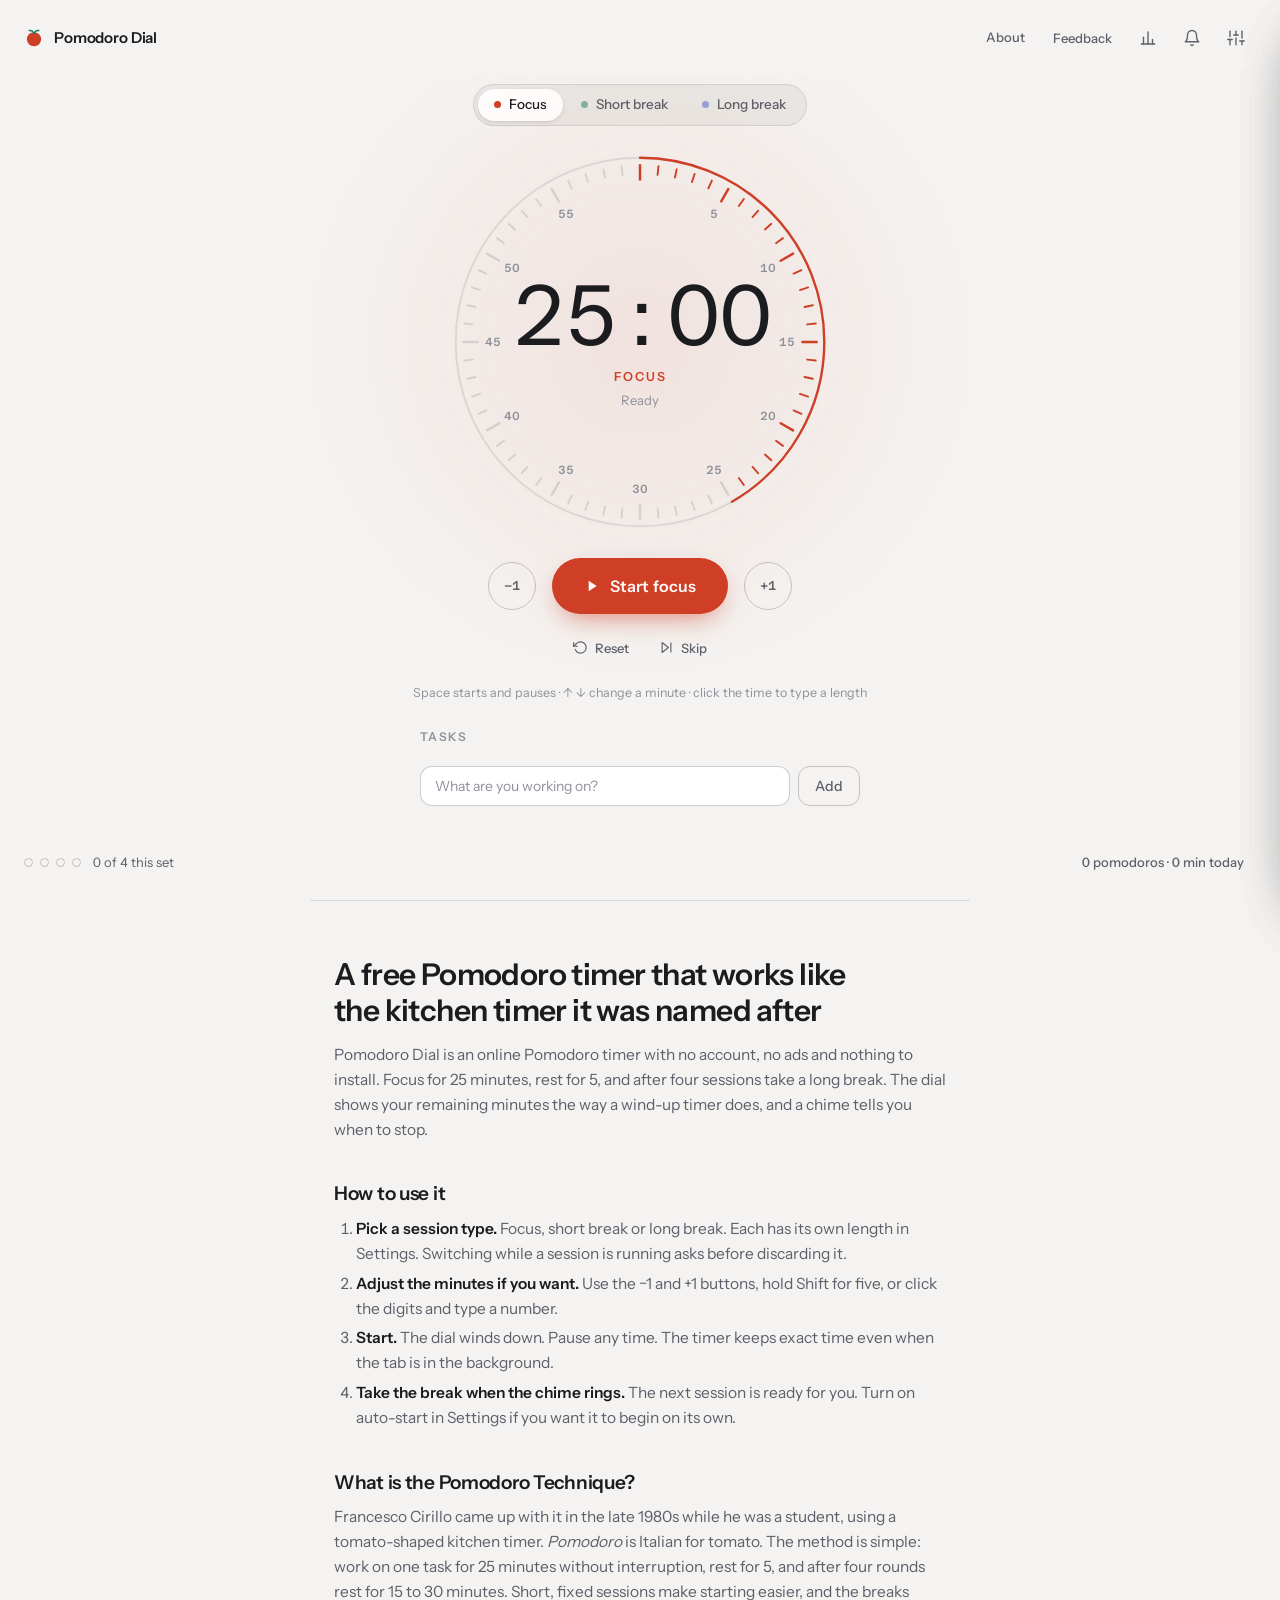
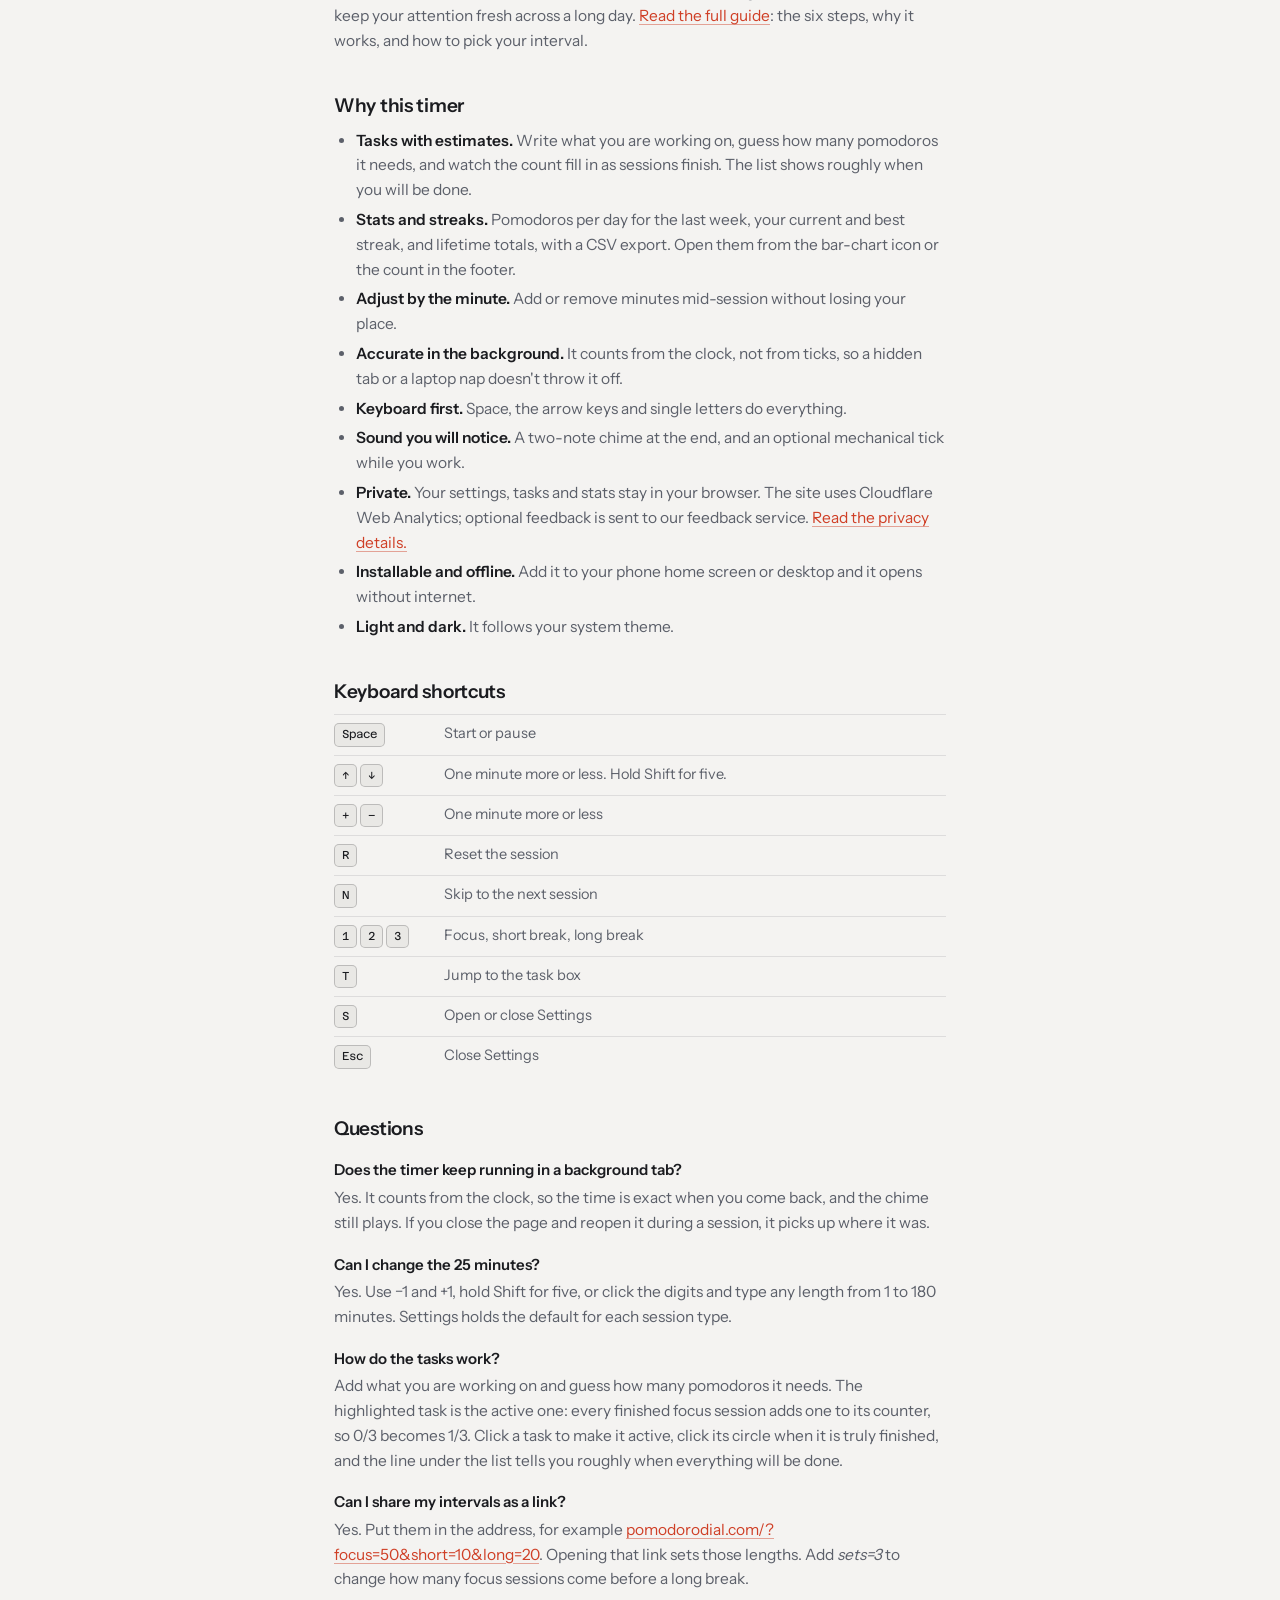
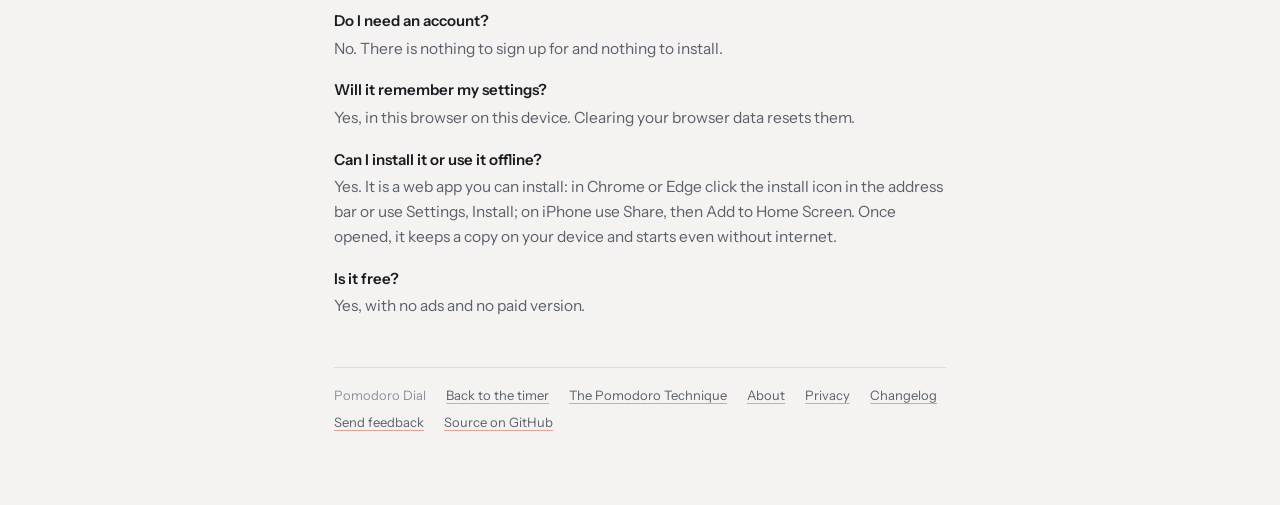
<file: index.html>
<!doctype html>
<html lang="en">
<head>
<meta charset="utf-8">
<meta name="viewport" content="width=device-width, initial-scale=1">
<meta http-equiv="Content-Security-Policy" content="default-src 'self'; script-src 'self' 'sha256-Cjelz+duh3NJ99mJnR58I1ZqQjiGLQUnJ4vO5TOUw8I=' https://static.cloudflareinsights.com https://challenges.cloudflare.com; connect-src 'self' https://api.pomodorodial.com https://cloudflareinsights.com https://challenges.cloudflare.com; frame-src https://challenges.cloudflare.com; style-src 'self' 'unsafe-inline'; img-src 'self' data:; font-src 'self'; manifest-src 'self'; worker-src 'self'; base-uri 'none'; form-action 'self'; object-src 'none'; upgrade-insecure-requests">
<title>Pomodoro Timer – Free, Minimal, No Sign-up | Pomodoro Dial</title>
<meta name="description" content="Free online Pomodoro timer with a wind-up dial. 25-minute focus sessions you can adjust by the minute, tasks, stats and streaks, a chime, keyboard shortcuts, dark mode, works offline. No ads, no account.">
<meta name="theme-color" content="#F4F3F1" media="(prefers-color-scheme: light)">
<meta name="theme-color" content="#0E1015" media="(prefers-color-scheme: dark)">
<link rel="canonical" href="https://pomodorodial.com/">
<link rel="icon" href="favicon.svg" type="image/svg+xml">
<link rel="apple-touch-icon" href="apple-touch-icon.png">
<link rel="manifest" href="manifest.webmanifest">
<meta name="mobile-web-app-capable" content="yes">
<meta name="apple-mobile-web-app-title" content="Pomodoro">
<meta name="apple-mobile-web-app-status-bar-style" content="default">
<meta property="og:type" content="website">
<meta property="og:site_name" content="Pomodoro Dial">
<meta property="og:title" content="Pomodoro Dial – a free Pomodoro timer with a real dial">
<meta property="og:description" content="25-minute focus sessions you can adjust by the minute, with breaks, a chime and keyboard shortcuts. No ads, no account.">
<meta property="og:url" content="https://pomodorodial.com/">
<meta property="og:image" content="https://pomodorodial.com/og-image.png">
<meta property="og:image:width" content="1200">
<meta property="og:image:height" content="630">
<meta property="og:image:alt" content="A timer dial set to 25 minutes next to the words Pomodoro Dial">
<meta name="twitter:card" content="summary_large_image">
<script type="application/ld+json">
{
  "@context": "https://schema.org",
  "@type": "WebApplication",
  "name": "Pomodoro Dial",
  "url": "https://pomodorodial.com/",
  "description": "A free online Pomodoro timer with a wind-up dial: 25-minute focus sessions adjustable by the minute, short and long breaks, a chime, keyboard shortcuts and dark mode.",
  "applicationCategory": "ProductivityApplication",
  "operatingSystem": "Any",
  "browserRequirements": "Requires JavaScript",
  "isAccessibleForFree": true,
  "offers": { "@type": "Offer", "price": "0", "priceCurrency": "USD" },
  "featureList": ["Tasks list with pomodoro estimates", "Daily stats, streaks and CSV export", "Installable app that works offline", "25/5/15 minute sessions", "Adjust time by the minute", "Long break after four sessions", "End-of-session chime", "Keyboard shortcuts", "Dark mode"]
}
</script>
<link rel="preload" href="fonts/azeret-mono-latin.woff2" as="font" type="font/woff2" crossorigin>
<link rel="preload" href="fonts/instrument-sans-latin.woff2" as="font" type="font/woff2" crossorigin>
<style>
  /* Self-hosted fonts (SIL Open Font License, see fonts/) */
  @font-face { font-family: 'Azeret Mono'; font-style: normal; font-weight: 200 500; font-display: swap; src: url(fonts/azeret-mono-latin-ext.woff2) format('woff2'); unicode-range: U+0100-02BA, U+02BD-02C5, U+02C7-02CC, U+02CE-02D7, U+02DD-02FF, U+0304, U+0308, U+0329, U+1D00-1DBF, U+1E00-1E9F, U+1EF2-1EFF, U+2020, U+20A0-20AB, U+20AD-20C0, U+2113, U+2C60-2C7F, U+A720-A7FF; }
  @font-face { font-family: 'Azeret Mono'; font-style: normal; font-weight: 200 500; font-display: swap; src: url(fonts/azeret-mono-latin.woff2) format('woff2'); unicode-range: U+0000-00FF, U+0131, U+0152-0153, U+02BB-02BC, U+02C6, U+02DA, U+02DC, U+0304, U+0308, U+0329, U+2000-206F, U+20AC, U+2122, U+2191, U+2193, U+2212, U+2215, U+FEFF, U+FFFD; }
  @font-face { font-family: 'Instrument Sans'; font-style: normal; font-weight: 400 600; font-display: swap; src: url(fonts/instrument-sans-latin-ext.woff2) format('woff2'); unicode-range: U+0100-02BA, U+02BD-02C5, U+02C7-02CC, U+02CE-02D7, U+02DD-02FF, U+0304, U+0308, U+0329, U+1D00-1DBF, U+1E00-1E9F, U+1EF2-1EFF, U+2020, U+20A0-20AB, U+20AD-20C0, U+2113, U+2C60-2C7F, U+A720-A7FF; }
  @font-face { font-family: 'Instrument Sans'; font-style: normal; font-weight: 400 600; font-display: swap; src: url(fonts/instrument-sans-latin.woff2) format('woff2'); unicode-range: U+0000-00FF, U+0131, U+0152-0153, U+02BB-02BC, U+02C6, U+02DA, U+02DC, U+0304, U+0308, U+0329, U+2000-206F, U+20AC, U+2122, U+2191, U+2193, U+2212, U+2215, U+FEFF, U+FFFD; }

  :root {
    color-scheme: light;
    --bg: #F4F3F1;
    --bg-elev: #FFFFFF;
    --bg-sunk: #E9E8E5;
    --line: rgba(27, 28, 32, .10);
    --line-strong: rgba(27, 28, 32, .22);
    --text: #1B1C20;
    --text-2: #5C606A;
    --text-3: #8E919B;
    --tick: rgba(27, 28, 32, .13);
    --focus: #CF3F26;
    --short: #15806A;
    --long: #4A5AD1;
    --on-accent: #FFFFFF;
    --accent: var(--focus);
    --glow-alpha: .16;
    --shadow-sm: 0 1px 2px rgba(27, 28, 32, .08), 0 2px 6px rgba(27, 28, 32, .06);
    --shadow-lg: 0 24px 60px -24px rgba(27, 28, 32, .35);
    --scrim: rgba(27, 28, 32, .28);
    --dial: clamp(260px, 62vmin, 380px);
  }
  @media (prefers-color-scheme: dark) {
    :root:not([data-theme="light"]) {
      color-scheme: dark;
      --bg: #0E1015;
      --bg-elev: #161920;
      --bg-sunk: #0A0C10;
      --line: rgba(236, 234, 228, .08);
      --line-strong: rgba(236, 234, 228, .18);
      --text: #ECEAE4;
      --text-2: #9DA1AB;
      --text-3: #6B6F7A;
      --tick: rgba(236, 234, 228, .14);
      --focus: #F4644A;
      --short: #45CBA6;
      --long: #8290F7;
      --on-accent: #0E1015;
      --glow-alpha: .22;
      --shadow-sm: 0 1px 2px rgba(0, 0, 0, .4), 0 2px 8px rgba(0, 0, 0, .3);
      --shadow-lg: 0 24px 60px -20px rgba(0, 0, 0, .7);
      --scrim: rgba(0, 0, 0, .5);
    }
  }
  :root[data-theme="dark"] {
    color-scheme: dark;
    --bg: #0E1015;
    --bg-elev: #161920;
    --bg-sunk: #0A0C10;
    --line: rgba(236, 234, 228, .08);
    --line-strong: rgba(236, 234, 228, .18);
    --text: #ECEAE4;
    --text-2: #9DA1AB;
    --text-3: #6B6F7A;
    --tick: rgba(236, 234, 228, .14);
    --focus: #F4644A;
    --short: #45CBA6;
    --long: #8290F7;
    --on-accent: #0E1015;
    --glow-alpha: .22;
    --shadow-sm: 0 1px 2px rgba(0, 0, 0, .4), 0 2px 8px rgba(0, 0, 0, .3);
    --shadow-lg: 0 24px 60px -20px rgba(0, 0, 0, .7);
    --scrim: rgba(0, 0, 0, .5);
  }

  * { box-sizing: border-box; }
  [hidden] { display: none !important; }
  html { height: 100%; }
  body {
    margin: 0;
    min-height: 100%;
    background: var(--bg);
    color: var(--text);
    font-family: 'Instrument Sans', system-ui, -apple-system, 'Segoe UI', Roboto, sans-serif;
    font-size: 15px;
    line-height: 1.5;
    overflow-x: hidden;
    -webkit-font-smoothing: antialiased;
    -moz-osx-font-smoothing: grayscale;
  }
  button, input { font-family: inherit; font-size: inherit; color: inherit; }
  button { cursor: pointer; }
  :focus-visible { outline: 2px solid var(--accent); outline-offset: 3px; }

  .app {
    min-height: 100vh;
    display: grid;
    grid-template-rows: auto 1fr auto;
    --accent: var(--focus);
  }
  .app[data-mode="short"] { --accent: var(--short); }
  .app[data-mode="long"] { --accent: var(--long); }

  /* Top bar */
  .topbar {
    display: flex;
    align-items: center;
    justify-content: space-between;
    padding: 18px 24px;
  }
  .brand {
    display: flex;
    align-items: center;
    gap: 10px;
    font-weight: 600;
    letter-spacing: -.01em;
  }
  .mark { width: 20px; height: 20px; }
  .mark-body { fill: var(--focus); }
  .mark-leaf { fill: none; stroke: var(--short); stroke-width: 1.9; stroke-linecap: round; }
  .topbar-actions { display: flex; gap: 4px; }
  .icon-btn {
    width: 40px;
    height: 40px;
    border-radius: 50%;
    border: 0;
    background: transparent;
    color: var(--text-2);
    display: inline-flex;
    align-items: center;
    justify-content: center;
    transition: background .2s, color .2s;
  }
  .icon-btn:hover { color: var(--text); background: color-mix(in oklab, var(--text) 7%, transparent); }
  .icon {
    width: 18px;
    height: 18px;
    fill: none;
    stroke: currentColor;
    stroke-width: 1.8;
    stroke-linecap: round;
    stroke-linejoin: round;
    flex-shrink: 0;
  }
  .icon.fill { fill: currentColor; stroke: none; }

  /* Stage */
  .stage {
    position: relative;
    display: flex;
    flex-direction: column;
    align-items: center;
    justify-content: center;
    gap: 26px;
    padding: 8px 24px 28px;
    overflow: hidden;
  }

  .modes {
    display: inline-flex;
    gap: 2px;
    padding: 4px;
    border-radius: 999px;
    background: var(--bg-sunk);
    border: 1px solid var(--line);
  }
  .mode {
    border: 0;
    background: transparent;
    color: var(--text-2);
    font-size: 13.5px;
    font-weight: 500;
    line-height: 1;
    padding: 9px 16px;
    border-radius: 999px;
    display: inline-flex;
    align-items: center;
    gap: 8px;
    white-space: nowrap;
    transition: background .25s, color .25s, box-shadow .25s;
  }
  .mode .dot { width: 7px; height: 7px; border-radius: 50%; background: var(--c); opacity: .5; transition: opacity .25s; }
  .mode[data-mode="focus"] { --c: var(--focus); }
  .mode[data-mode="short"] { --c: var(--short); }
  .mode[data-mode="long"] { --c: var(--long); }
  .mode:hover { color: var(--text); }
  .mode[aria-pressed="true"] { background: var(--bg-elev); color: var(--text); box-shadow: var(--shadow-sm); }
  .mode[aria-pressed="true"] .dot { opacity: 1; }

  /* Dial */
  .dial-wrap { position: relative; width: var(--dial); height: var(--dial); flex-shrink: 0; }
  .glow {
    position: absolute;
    inset: -40%;
    border-radius: 50%;
    pointer-events: none;
    background: radial-gradient(circle, color-mix(in oklab, var(--accent) 60%, transparent) 0%, transparent 70%);
    opacity: var(--glow-alpha);
    filter: blur(28px);
    transition: opacity .8s ease;
  }
  .running .glow { animation: breathe 5s ease-in-out infinite; }
  @keyframes breathe {
    0%, 100% { transform: scale(1); opacity: var(--glow-alpha); }
    50% { transform: scale(1.07); opacity: calc(var(--glow-alpha) * 1.7); }
  }
  .dial { position: absolute; inset: 0; width: 100%; height: 100%; overflow: visible; }
  .track { fill: none; stroke: var(--line); stroke-width: 2; }
  .arc {
    fill: none;
    stroke: var(--accent);
    stroke-width: 2.5;
    stroke-linecap: round;
    transition: stroke-dashoffset .25s linear, stroke .4s, opacity .3s;
  }
  .tick { stroke: var(--tick); stroke-width: 2; stroke-linecap: round; transition: stroke .35s; }
  .tick.major { stroke-width: 2.6; }
  .tick.on { stroke: var(--accent); }
  .num {
    font-family: 'Azeret Mono', ui-monospace, monospace;
    font-size: 12.5px;
    font-weight: 500;
    fill: var(--text-3);
    text-anchor: middle;
    dominant-baseline: central;
    transition: opacity .3s;
  }

  .readout {
    position: absolute;
    inset: 0;
    display: flex;
    flex-direction: column;
    align-items: center;
    justify-content: center;
    gap: 4px;
  }
  .time, .time-input {
    font-family: 'Azeret Mono', ui-monospace, SFMono-Regular, Menlo, monospace;
    font-weight: 300;
    font-size: calc(var(--dial) * .225);
    line-height: 1;
    letter-spacing: -.045em;
    color: var(--text);
    font-variant-numeric: tabular-nums;
  }
  .time {
    appearance: none;
    -webkit-appearance: none;
    background: none;
    border: 0;
    margin: 0;
    padding: 0 .04em;
    border-radius: 10px;
    cursor: default;
    transition: opacity .3s, background-color .2s;
  }
  .time.long { font-size: calc(var(--dial) * .18); }
  .time.editable { cursor: text; }
  .time.editable:hover { background: color-mix(in oklab, var(--text) 6%, transparent); }
  .paused .time { opacity: .5; }
  .time-input {
    width: 2.6em;
    text-align: center;
    background: transparent;
    border: 0;
    border-bottom: 3px solid var(--accent);
    outline: none;
    padding: 0;
    -moz-appearance: textfield;
  }
  .time-input::-webkit-outer-spin-button, .time-input::-webkit-inner-spin-button { -webkit-appearance: none; margin: 0; }
  .mode-name {
    margin-top: 6px;
    font-size: 12.5px;
    font-weight: 600;
    letter-spacing: .16em;
    text-transform: uppercase;
    color: var(--accent);
    transition: color .4s;
  }
  .status { font-size: 13px; color: var(--text-3); min-height: 1.5em; font-variant-numeric: tabular-nums; }

  /* Controls */
  .transport { display: flex; align-items: center; gap: 16px; }
  .step {
    width: 48px;
    height: 48px;
    border-radius: 50%;
    border: 1px solid var(--line-strong);
    background: transparent;
    color: var(--text-2);
    font-family: 'Azeret Mono', ui-monospace, monospace;
    font-size: 13px;
    font-weight: 500;
    display: inline-flex;
    align-items: center;
    justify-content: center;
    transition: border-color .2s, color .2s, transform .15s;
  }
  .step:hover { border-color: var(--accent); color: var(--accent); }
  .step:active { transform: scale(.94); }
  .primary {
    min-width: 176px;
    height: 56px;
    padding: 0 30px;
    border-radius: 999px;
    border: 0;
    background: var(--accent);
    color: var(--on-accent);
    font-size: 16px;
    font-weight: 600;
    letter-spacing: .005em;
    display: inline-flex;
    align-items: center;
    justify-content: center;
    gap: 10px;
    box-shadow: 0 10px 28px -10px color-mix(in oklab, var(--accent) 70%, transparent);
    transition: transform .15s, box-shadow .2s, background .4s;
  }
  .primary:hover { transform: translateY(-1px); box-shadow: 0 14px 32px -10px color-mix(in oklab, var(--accent) 80%, transparent); }
  .primary:active { transform: translateY(0) scale(.98); }
  .primary .icon { width: 16px; height: 16px; }
  .secondary { display: flex; gap: 6px; margin-top: -8px; }
  .ghost {
    border: 0;
    background: transparent;
    color: var(--text-2);
    font-size: 13px;
    font-weight: 500;
    padding: 8px 12px;
    border-radius: 8px;
    display: inline-flex;
    align-items: center;
    gap: 7px;
    transition: background .2s, color .2s;
  }
  .ghost:hover { color: var(--text); background: color-mix(in oklab, var(--text) 6%, transparent); }
  .ghost .icon { width: 15px; height: 15px; }
  .hint { margin: -6px 0 0; font-size: 12.5px; color: var(--text-3); text-align: center; }

  /* Footer */
  .footer {
    display: flex;
    align-items: center;
    justify-content: space-between;
    gap: 12px 24px;
    flex-wrap: wrap;
    padding: 12px 24px 22px;
    font-size: 13px;
    color: var(--text-2);
    font-variant-numeric: tabular-nums;
  }
  .set { display: flex; align-items: center; gap: 12px; }
  .dots { display: flex; gap: 7px; }
  .dots i {
    display: block;
    width: 9px;
    height: 9px;
    border-radius: 50%;
    border: 1.5px solid var(--line-strong);
    transition: background .3s, border-color .3s;
  }
  .dots i.done { background: var(--focus); border-color: var(--focus); }
  .dots i.now { border-color: var(--focus); }

  /* Settings sheet */
  .scrim {
    position: fixed;
    inset: 0;
    background: var(--scrim);
    opacity: 0;
    pointer-events: none;
    transition: opacity .25s;
    z-index: 20;
  }
  .scrim.open { opacity: 1; pointer-events: auto; }
  .sheet {
    position: fixed;
    top: 0;
    right: 0;
    bottom: 0;
    width: min(380px, 100%);
    background: var(--bg-elev);
    border-left: 1px solid var(--line);
    box-shadow: var(--shadow-lg);
    transform: translateX(102%);
    transition: transform .32s cubic-bezier(.2, .8, .2, 1);
    z-index: 21;
    overflow-y: auto;
    padding: 18px 24px 32px;
    display: flex;
    flex-direction: column;
    gap: 26px;
  }
  .sheet.open { transform: none; }
  .sheet-head { display: flex; align-items: center; justify-content: space-between; }
  .sheet-head h2 { margin: 0; font-size: 17px; font-weight: 600; letter-spacing: -.01em; }
  .group h3 {
    margin: 0 0 6px;
    font-size: 11px;
    font-weight: 600;
    letter-spacing: .12em;
    text-transform: uppercase;
    color: var(--text-3);
  }
  .row { display: flex; align-items: center; justify-content: space-between; gap: 14px; padding: 11px 0; }
  .row + .row { border-top: 1px solid var(--line); }
  .lbl { display: flex; flex-direction: column; gap: 1px; }
  .lbl small { font-size: 12px; color: var(--text-3); line-height: 1.35; }
  .stepper { display: flex; align-items: center; gap: 6px; flex-shrink: 0; }
  .stepper button {
    width: 30px;
    height: 30px;
    border-radius: 50%;
    border: 1px solid var(--line-strong);
    background: transparent;
    color: var(--text-2);
    font-family: 'Azeret Mono', ui-monospace, monospace;
    font-size: 14px;
    display: inline-flex;
    align-items: center;
    justify-content: center;
    transition: border-color .2s, color .2s;
  }
  .stepper button:hover { border-color: var(--accent); color: var(--accent); }
  .stepper input {
    width: 54px;
    text-align: center;
    font-family: 'Azeret Mono', ui-monospace, monospace;
    font-size: 14px;
    font-weight: 500;
    background: var(--bg-sunk);
    border: 1px solid var(--line);
    border-radius: 8px;
    padding: 5px 4px;
    color: var(--text);
    -moz-appearance: textfield;
  }
  .stepper input::-webkit-outer-spin-button, .stepper input::-webkit-inner-spin-button { -webkit-appearance: none; margin: 0; }
  .stepper .unit { color: var(--text-3); font-size: 12px; width: 26px; }
  .switch {
    position: relative;
    width: 40px;
    height: 24px;
    border-radius: 999px;
    border: 0;
    background: var(--line-strong);
    flex-shrink: 0;
    transition: background .2s;
  }
  .switch::after {
    content: '';
    position: absolute;
    top: 3px;
    left: 3px;
    width: 18px;
    height: 18px;
    border-radius: 50%;
    background: var(--bg-elev);
    box-shadow: 0 1px 3px rgba(0, 0, 0, .3);
    transition: transform .2s;
  }
  .switch[aria-checked="true"] { background: var(--accent); }
  .switch[aria-checked="true"]::after { transform: translateX(16px); }
  .keys { display: grid; grid-template-columns: auto 1fr; gap: 8px 14px; align-items: center; font-size: 13px; color: var(--text-2); }
  kbd {
    display: inline-block;
    font-family: 'Azeret Mono', ui-monospace, monospace;
    font-size: 11.5px;
    padding: 2px 7px;
    border-radius: 5px;
    border: 1px solid var(--line-strong);
    background: var(--bg-sunk);
    color: var(--text);
    white-space: nowrap;
  }

  /* Toast */
  .toast {
    position: fixed;
    left: 50%;
    bottom: 28px;
    transform: translate(-50%, 16px);
    opacity: 0;
    background: var(--text);
    color: var(--bg);
    padding: 12px 18px;
    border-radius: 12px;
    font-size: 14px;
    font-weight: 500;
    box-shadow: var(--shadow-lg);
    pointer-events: none;
    transition: transform .3s, opacity .3s;
    z-index: 30;
    max-width: calc(100% - 32px);
    text-align: center;
  }
  .toast.show { transform: translate(-50%, 0); opacity: 1; }

  @media (max-width: 640px) {
    .topbar, .stage, .footer { padding-left: 16px; padding-right: 16px; }
    .mode { padding: 8px 12px; font-size: 13px; }
    .num { font-size: 14.5px; }
    .sheet {
      top: auto;
      left: 0;
      width: 100%;
      max-height: 88vh;
      border-left: 0;
      border-top: 1px solid var(--line);
      border-radius: 18px 18px 0 0;
      transform: translateY(102%);
    }
  }
  @media (hover: none) { .hint { display: none; } }
  @media (prefers-reduced-motion: reduce) {
    .running .glow { animation: none; }
    .arc, .tick, .glow, .sheet, .scrim, .toast, .primary, .step, .switch::after { transition: none; }
  }
  /* Tasks */
  .tasks { width: min(100%, 440px); display: flex; flex-direction: column; gap: 10px; }
  .tasks-head { display: flex; align-items: baseline; justify-content: space-between; gap: 12px; }
  .tasks-head h2 { margin: 0; font-size: 12px; font-weight: 600; letter-spacing: .12em; text-transform: uppercase; color: var(--text-3); }
  .tasks-head .meta { display: flex; align-items: baseline; gap: 12px; font-size: 13px; color: var(--text-3); font-variant-numeric: tabular-nums; }
  .task-list { list-style: none; margin: 0; padding: 0; display: flex; flex-direction: column; gap: 6px; }
  .task {
    display: flex; align-items: center; gap: 10px;
    padding: 9px 10px 9px 12px; border-radius: 12px;
    background: var(--bg-elev); border: 1px solid var(--line);
    cursor: pointer; transition: border-color .2s, background .2s;
  }
  .task:hover { border-color: var(--line-strong); }
  .task.active { border-color: color-mix(in oklab, var(--accent) 45%, var(--line)); background: color-mix(in oklab, var(--accent) 7%, var(--bg-elev)); }
  .check {
    width: 20px; height: 20px; flex-shrink: 0; border-radius: 50%;
    border: 1.5px solid var(--line-strong); background: transparent; padding: 0;
    display: inline-flex; align-items: center; justify-content: center; color: var(--on-accent);
    transition: background .2s, border-color .2s;
  }
  .check .icon { width: 12px; height: 12px; stroke-width: 3; opacity: 0; }
  .check:hover { border-color: var(--accent); }
  .task.completed .check { background: var(--accent); border-color: var(--accent); }
  .task.completed .check .icon { opacity: 1; }
  .task-title { flex: 1; min-width: 0; font-size: 14.5px; overflow: hidden; text-overflow: ellipsis; white-space: nowrap; color: var(--text); }
  .task.active .task-title { font-weight: 600; }
  .task.completed .task-title { text-decoration: line-through; color: var(--text-3); font-weight: 400; }
  .task-rename { flex: 1; min-width: 0; font: inherit; font-size: 14.5px; color: var(--text); background: transparent; border: 0; border-bottom: 2px solid var(--accent); outline: none; padding: 0; }
  .task-count { display: inline-flex; align-items: center; gap: 2px; font-family: 'Azeret Mono', ui-monospace, monospace; font-size: 12.5px; color: var(--text-2); font-variant-numeric: tabular-nums; }
  .task-count span { min-width: 34px; text-align: center; }
  .mini, .task-del {
    width: 24px; height: 24px; border-radius: 50%; border: 0; background: transparent; color: var(--text-3);
    display: inline-flex; align-items: center; justify-content: center; font-size: 15px; line-height: 1; padding: 0;
    opacity: .45; transition: opacity .15s, background .15s, color .15s;
  }
  .task:hover .mini, .task:hover .task-del, .task:focus-within .mini, .task:focus-within .task-del { opacity: 1; }
  .mini:hover, .task-del:hover { background: color-mix(in oklab, var(--text) 8%, transparent); color: var(--text); }
  .task-del:hover { color: var(--focus); }
  .task-add { display: flex; gap: 8px; }
  .task-add input {
    flex: 1; min-width: 0; padding: 10px 14px; border-radius: 12px;
    border: 1px solid var(--line-strong); background: var(--bg-elev); color: var(--text); font-size: 14px; outline: none;
    transition: border-color .2s;
  }
  .task-add input::placeholder { color: var(--text-3); }
  .task-add input:focus { border-color: var(--accent); }
  .task-add button { padding: 0 16px; border-radius: 12px; border: 1px solid var(--line-strong); background: transparent; color: var(--text-2); font-size: 14px; font-weight: 500; transition: border-color .2s, color .2s; }
  .task-add button:hover { border-color: var(--accent); color: var(--accent); }
  .tasks-summary { font-size: 13px; color: var(--text-3); text-align: center; font-variant-numeric: tabular-nums; }
  .status { max-width: 62%; overflow: hidden; text-overflow: ellipsis; white-space: nowrap; }
  @media (hover: none) { .mini, .task-del { opacity: .7; } }

  /* Stats */
  .stat-row { display: grid; grid-template-columns: repeat(3, 1fr); gap: 8px; }
  .stat-row.four { grid-template-columns: repeat(2, 1fr); }
  .stat { padding: 12px 12px 10px; border-radius: 12px; background: var(--bg-sunk); display: flex; flex-direction: column; gap: 4px; }
  .stat b { font-family: 'Azeret Mono', ui-monospace, monospace; font-weight: 500; font-size: 26px; line-height: 1; letter-spacing: -.02em; color: var(--text); font-variant-numeric: tabular-nums; }
  .stat span { font-size: 12px; color: var(--text-3); }
  .stat-note { margin: 8px 0 0; font-size: 12.5px; color: var(--text-3); }
  .chart { width: 100%; height: auto; display: block; overflow: visible; margin-top: 4px; }
  .chart .base { stroke: var(--line-strong); stroke-width: 1; }
  .chart .bar { fill: var(--focus); transition: opacity .15s; }
  .chart .bar.past { opacity: .55; }
  .chart .bar.zero { fill: var(--line-strong); opacity: 1; }
  .chart .day:hover .bar { opacity: 1; }
  .chart text { font-family: 'Instrument Sans', system-ui, sans-serif; font-size: 11px; fill: var(--text-3); }
  .chart .lbl.now { fill: var(--text); font-weight: 600; }
  .chart .val { font-family: 'Azeret Mono', ui-monospace, monospace; font-size: 11px; fill: var(--text-2); }
  button#today { font-variant-numeric: tabular-nums; }

  /* Feedback */
  .sheet a { color: var(--accent); }
  .fb-form { display: flex; flex-direction: column; gap: 14px; }
  .fb-kinds { display: inline-flex; align-self: flex-start; gap: 2px; padding: 4px; border-radius: 999px; background: var(--bg-sunk); border: 1px solid var(--line); }
  .fb-kinds button { border: 0; background: transparent; color: var(--text-2); font-size: 13px; font-weight: 500; padding: 7px 14px; border-radius: 999px; transition: background .2s, color .2s; }
  .fb-kinds button[aria-pressed="true"] { background: var(--bg-elev); color: var(--text); box-shadow: var(--shadow-sm); }
  .fb-field { display: flex; flex-direction: column; gap: 6px; }
  .fb-field label { font-size: 13px; color: var(--text-2); }
  .fb-field textarea, .fb-field input { width: 100%; font: inherit; font-size: 14px; color: var(--text); background: var(--bg-sunk); border: 1px solid var(--line); border-radius: 12px; padding: 10px 12px; outline: none; transition: border-color .2s; }
  .fb-field textarea { min-height: 120px; resize: vertical; line-height: 1.5; }
  .fb-field textarea:focus, .fb-field input:focus { border-color: var(--accent); }
  .fb-field ::placeholder { color: var(--text-3); }
  .fb-count { font-size: 12px; color: var(--text-3); text-align: right; font-variant-numeric: tabular-nums; }
  .fb-actions { display: flex; align-items: center; gap: 12px; flex-wrap: wrap; }
  .fb-send { height: 42px; padding: 0 22px; border-radius: 999px; border: 0; background: var(--accent); color: var(--on-accent); font-size: 14px; font-weight: 600; transition: opacity .2s; }
  .fb-send[disabled] { opacity: .5; cursor: default; }
  .fb-status { font-size: 13px; color: var(--text-2); }
  .fb-status.error { color: var(--focus); }
  .hp { position: absolute; left: -9999px; width: 1px; height: 1px; opacity: 0; }
  @media (max-width: 480px) { .topbar-actions a[href="#about"] { display: none; } }

  /* About section (crawlable content below the timer) */
  a.ghost { text-decoration: none; }
  .topbar-actions { align-items: center; }
  .about { max-width: 660px; margin: 0 auto; padding: 56px 24px 72px; border-top: 1px solid var(--line); }
  .about h1 { font-size: 30px; line-height: 1.2; letter-spacing: -.02em; font-weight: 600; margin: 0 0 14px; text-wrap: balance; }
  .about h2 { font-size: 19px; line-height: 1.3; letter-spacing: -.015em; font-weight: 600; margin: 40px 0 10px; text-wrap: balance; }
  .about p, .about li, .about dd { color: var(--text-2); font-size: 15.5px; line-height: 1.6; }
  .about p { margin: 0 0 12px; }
  .about strong { color: var(--text); font-weight: 600; }
  .about ol, .about ul { margin: 0 0 12px; padding-left: 22px; }
  .about li { margin: 5px 0; }
  .about a { color: var(--accent); text-decoration: underline; text-underline-offset: 3px; text-decoration-color: color-mix(in oklab, var(--accent) 45%, transparent); }
  .about a:hover { text-decoration-color: var(--accent); }
  .shortcuts { width: 100%; border-collapse: collapse; font-size: 14.5px; }
  .shortcuts td { padding: 8px 0; border-top: 1px solid var(--line); color: var(--text-2); vertical-align: top; }
  .shortcuts td:first-child { width: 110px; white-space: nowrap; }
  .faq { margin: 0; }
  .faq dt { font-weight: 600; color: var(--text); margin-top: 18px; }
  .faq dd { margin: 4px 0 0; }
  .about-footer { margin-top: 48px; padding-top: 18px; border-top: 1px solid var(--line); font-size: 13px; color: var(--text-3); display: flex; flex-wrap: wrap; gap: 8px 20px; }
  .about-footer a { color: var(--text-2); }
  @media (max-width: 640px) { .about { padding: 40px 16px 56px; } .about h1 { font-size: 26px; } }
</style>
</head>
<body>
<!-- ===== app ===== -->
<div class="app" id="app" data-mode="focus">
  <header class="topbar">
    <div class="brand">
      <svg class="mark" viewBox="0 0 24 24" aria-hidden="true">
        <circle class="mark-body" cx="12" cy="13.5" r="8.5"/>
        <path class="mark-leaf" d="M12 6.5C10.6 3.6 8.6 2.7 6.4 3.1"/>
        <path class="mark-leaf" d="M12 6.5c1.4-2.9 3.4-3.8 5.6-3.4"/>
      </svg>
      <span>Pomodoro Dial</span>
    </div>
    <div class="topbar-actions">
      <a class="ghost" href="#about">About</a>
      <button class="ghost" id="feedbackBtn" aria-expanded="false" title="Send feedback (F)">Feedback</button>
      <button class="icon-btn" id="statsBtn" aria-label="Stats" aria-expanded="false" title="Stats and streaks">
        <svg class="icon" viewBox="0 0 24 24" aria-hidden="true"><line x1="6" y1="20" x2="6" y2="11"/><line x1="12" y1="20" x2="12" y2="4"/><line x1="18" y1="20" x2="18" y2="14"/><line x1="3" y1="20" x2="21" y2="20"/></svg>
      </button>
      <button class="icon-btn" id="soundBtn" aria-pressed="true" aria-label="Sound on" title="Chime on or off">
        <svg class="icon" id="bellOn" viewBox="0 0 24 24" aria-hidden="true"><path d="M18 8A6 6 0 0 0 6 8c0 7-3 9-3 9h18s-3-2-3-9"/><path d="M13.73 21a2 2 0 0 1-3.46 0"/></svg>
        <svg class="icon" id="bellOff" viewBox="0 0 24 24" aria-hidden="true" hidden><path d="M13.73 21a2 2 0 0 1-3.46 0"/><path d="M18.63 13A17.89 17.89 0 0 1 18 8"/><path d="M6.26 6.26A5.86 5.86 0 0 0 6 8c0 7-3 9-3 9h14"/><path d="M18 8a6 6 0 0 0-9.33-5"/><line x1="1" y1="1" x2="23" y2="23"/></svg>
      </button>
      <button class="icon-btn" id="settingsBtn" aria-label="Settings" aria-expanded="false" title="Settings (S)">
        <svg class="icon" viewBox="0 0 24 24" aria-hidden="true"><line x1="4" y1="21" x2="4" y2="14"/><line x1="4" y1="10" x2="4" y2="3"/><line x1="12" y1="21" x2="12" y2="12"/><line x1="12" y1="8" x2="12" y2="3"/><line x1="20" y1="21" x2="20" y2="16"/><line x1="20" y1="12" x2="20" y2="3"/><line x1="1" y1="14" x2="7" y2="14"/><line x1="9" y1="8" x2="15" y2="8"/><line x1="17" y1="16" x2="23" y2="16"/></svg>
      </button>
    </div>
  </header>

  <main class="stage">
    <div class="modes" role="group" aria-label="Session type">
      <button class="mode" data-mode="focus" aria-pressed="true"><i class="dot"></i>Focus</button>
      <button class="mode" data-mode="short" aria-pressed="false"><i class="dot"></i>Short break</button>
      <button class="mode" data-mode="long" aria-pressed="false"><i class="dot"></i>Long break</button>
    </div>

    <div class="dial-wrap">
      <div class="glow"></div>
      <svg class="dial" viewBox="0 0 400 400" aria-hidden="true">
        <circle class="track" cx="200" cy="200" r="194"/>
        <circle class="arc" id="arc" cx="200" cy="200" r="194" transform="rotate(-90 200 200)"/>
        <g id="ticks"></g>
        <g id="nums"></g>
      </svg>
      <div class="readout">
        <button class="time editable" id="time" title="Click to type a length">25:00</button>
        <input class="time-input" id="timeInput" type="number" inputmode="numeric" min="1" max="180" aria-label="Minutes" hidden>
        <div class="mode-name" id="modeName">Focus</div>
        <div class="status" id="status" aria-live="polite">Ready</div>
      </div>
    </div>

    <div class="transport">
      <button class="step" id="minus" aria-label="One minute less" title="One minute less (Shift: five)">−1</button>
      <button class="primary" id="primary">
        <svg class="icon fill" id="iconPlay" viewBox="0 0 24 24" aria-hidden="true"><polygon points="7 4 19 12 7 20"/></svg>
        <svg class="icon fill" id="iconPause" viewBox="0 0 24 24" aria-hidden="true" hidden><rect x="6" y="4" width="4" height="16" rx="1"/><rect x="14" y="4" width="4" height="16" rx="1"/></svg>
        <span id="primaryLabel">Start focus</span>
      </button>
      <button class="step" id="plus" aria-label="One minute more" title="One minute more (Shift: five)">+1</button>
    </div>

    <div class="secondary">
      <button class="ghost" id="reset" title="Reset (R)">
        <svg class="icon" viewBox="0 0 24 24" aria-hidden="true"><polyline points="1 4 1 10 7 10"/><path d="M3.51 15a9 9 0 1 0 2.13-9.36L1 10"/></svg>
        Reset
      </button>
      <button class="ghost" id="skip" title="Skip to the next session (N)">
        <svg class="icon" viewBox="0 0 24 24" aria-hidden="true"><polygon points="5 4 15 12 5 20 5 4"/><line x1="19" y1="5" x2="19" y2="19"/></svg>
        Skip
      </button>
    </div>

    <p class="hint">Space starts and pauses · ↑ ↓ change a minute · click the time to type a length</p>

    <section class="tasks" aria-label="Tasks">
      <div class="tasks-head">
        <h2>Tasks</h2>
        <div class="meta"><span id="tasksCount"></span><button class="ghost" id="clearDone" hidden>Clear finished</button></div>
      </div>
      <ul class="task-list" id="taskList"></ul>
      <form class="task-add" id="taskForm" autocomplete="off">
        <input id="taskInput" type="text" maxlength="120" placeholder="What are you working on?" aria-label="New task">
        <button type="submit">Add</button>
      </form>
      <p class="tasks-summary" id="tasksSummary" hidden></p>
    </section>
  </main>

  <footer class="footer">
    <div class="set">
      <div class="dots" id="dots" aria-hidden="true"></div>
      <span id="setLabel">0 of 4 this set</span>
    </div>
    <button class="ghost" id="today" title="Open stats">0 pomodoros · 0 min today</button>
  </footer>

  <div class="scrim" id="scrim"></div>
  <aside class="sheet" id="sheet" aria-label="Settings" aria-hidden="true">
    <div class="sheet-head">
      <h2>Settings</h2>
      <button class="icon-btn" id="closeSheet" aria-label="Close settings">
        <svg class="icon" viewBox="0 0 24 24" aria-hidden="true"><line x1="18" y1="6" x2="6" y2="18"/><line x1="6" y1="6" x2="18" y2="18"/></svg>
      </button>
    </div>

    <section class="group">
      <h3>Durations</h3>
      <div class="row">
        <label class="lbl" for="set-focus">Focus</label>
        <div class="stepper" data-key="focus"><button type="button" data-d="-1" aria-label="Less">−</button><input id="set-focus" type="number" min="1" max="180"><button type="button" data-d="1" aria-label="More">+</button><span class="unit">min</span></div>
      </div>
      <div class="row">
        <label class="lbl" for="set-short">Short break</label>
        <div class="stepper" data-key="short"><button type="button" data-d="-1" aria-label="Less">−</button><input id="set-short" type="number" min="1" max="60"><button type="button" data-d="1" aria-label="More">+</button><span class="unit">min</span></div>
      </div>
      <div class="row">
        <label class="lbl" for="set-long">Long break</label>
        <div class="stepper" data-key="long"><button type="button" data-d="-1" aria-label="Less">−</button><input id="set-long" type="number" min="1" max="60"><button type="button" data-d="1" aria-label="More">+</button><span class="unit">min</span></div>
      </div>
      <div class="row">
        <label class="lbl" for="set-setLength">Long break after<small>focus sessions in a set</small></label>
        <div class="stepper" data-key="setLength"><button type="button" data-d="-1" aria-label="Less">−</button><input id="set-setLength" type="number" min="1" max="12"><button type="button" data-d="1" aria-label="More">+</button><span class="unit"></span></div>
      </div>
    </section>

    <section class="group">
      <h3>Flow</h3>
      <div class="row">
        <span class="lbl" id="l-autoBreak">Auto-start breaks<small>Begin the break the moment focus ends</small></span>
        <button class="switch" role="switch" data-key="autoBreak" aria-checked="false" aria-labelledby="l-autoBreak"></button>
      </div>
      <div class="row">
        <span class="lbl" id="l-autoFocus">Auto-start focus<small>Begin the next focus when a break ends</small></span>
        <button class="switch" role="switch" data-key="autoFocus" aria-checked="false" aria-labelledby="l-autoFocus"></button>
      </div>
    </section>

    <section class="group">
      <h3>Sound and alerts</h3>
      <div class="row">
        <span class="lbl" id="l-chime">Chime when a session ends</span>
        <button class="switch" role="switch" data-key="chime" aria-checked="true" aria-labelledby="l-chime"></button>
      </div>
      <div class="row">
        <span class="lbl" id="l-ticking">Ticking while running<small>A soft mechanical tick each second</small></span>
        <button class="switch" role="switch" data-key="ticking" aria-checked="false" aria-labelledby="l-ticking"></button>
      </div>
      <div class="row">
        <span class="lbl" id="l-notify">Desktop notification<small>Asks the browser for permission</small></span>
        <button class="switch" role="switch" data-key="notify" aria-checked="false" aria-labelledby="l-notify"></button>
      </div>
    </section>

    <section class="group">
      <h3>App</h3>
      <div class="row">
        <span class="lbl">Install as an app<small id="installHint">Opens in its own window and works offline. In Chrome or Edge use the install icon in the address bar; on iPhone use Share, then Add to Home Screen.</small></span>
        <button class="ghost" id="installBtn" hidden>Install</button>
      </div>
      <div class="row">
        <span class="lbl">Offline copy<small id="offlineState">Checking…</small></span>
      </div>
    </section>

    <section class="group">
      <h3>Today</h3>
      <div class="row">
        <span class="lbl" id="todaySheet">0 pomodoros · 0 min</span>
        <button class="ghost" id="resetToday">Clear</button>
      </div>
    </section>

    <section class="group">
      <h3>Keyboard</h3>
      <div class="keys">
        <kbd>Space</kbd><span>Start or pause</span>
        <kbd>↑ ↓</kbd><span>One minute more or less, Shift for five</span>
        <kbd>R</kbd><span>Reset the session</span>
        <kbd>N</kbd><span>Skip to the next session</span>
        <kbd>1 2 3</kbd><span>Focus, short break, long break</span>
        <kbd>T</kbd><span>Add a task</span>
        <kbd>S</kbd><span>Open or close settings</span>
        <kbd>F</kbd><span>Send feedback</span>
        <kbd>Esc</kbd><span>Close</span>
      </div>
    </section>
  </aside>

  <aside class="sheet" id="statsSheet" aria-label="Stats" aria-hidden="true">
    <div class="sheet-head">
      <h2>Stats</h2>
      <button class="icon-btn" id="closeStats" aria-label="Close stats">
        <svg class="icon" viewBox="0 0 24 24" aria-hidden="true"><line x1="18" y1="6" x2="6" y2="18"/><line x1="6" y1="6" x2="18" y2="18"/></svg>
      </button>
    </div>
    <section class="group">
      <h3>Today</h3>
      <div class="stat-row">
        <div class="stat"><b id="stToday">0</b><span>pomodoros</span></div>
        <div class="stat"><b id="stTodayMin">0</b><span>minutes</span></div>
        <div class="stat"><b id="stStreak">0</b><span>day streak</span></div>
      </div>
    </section>
    <section class="group">
      <h3>Last 7 days</h3>
      <svg class="chart" id="chart" viewBox="0 0 320 120" role="img" aria-label="Pomodoros per day for the last 7 days"></svg>
      <p class="stat-note" id="stWeek"></p>
    </section>
    <section class="group">
      <h3>All time</h3>
      <div class="stat-row four">
        <div class="stat"><b id="stTotal">0</b><span>pomodoros</span></div>
        <div class="stat"><b id="stHours">0</b><span>hours of focus</span></div>
        <div class="stat"><b id="stDays">0</b><span>days active</span></div>
        <div class="stat"><b id="stBest">0</b><span>best streak</span></div>
      </div>
    </section>
    <section class="group">
      <h3>Your data</h3>
      <div class="row"><span class="lbl">Export as CSV<small>One line per day: date, pomodoros, minutes</small></span><button class="ghost" id="exportCsv">Download</button></div>
      <div class="row"><span class="lbl">Delete history<small>Removes every day. Cannot be undone.</small></span><button class="ghost" id="clearHistory">Delete</button></div>
      <p class="stat-note">Your session statistics stay in this browser and are not uploaded.</p>
    </section>
  </aside>

  <aside class="sheet" id="feedbackSheet" aria-label="Feedback" aria-hidden="true">
    <div class="sheet-head">
      <h2>Feedback</h2>
      <button class="icon-btn" id="closeFeedback" aria-label="Close feedback">
        <svg class="icon" viewBox="0 0 24 24" aria-hidden="true"><line x1="18" y1="6" x2="6" y2="18"/><line x1="6" y1="6" x2="18" y2="18"/></svg>
      </button>
    </div>
    <p class="stat-note" style="margin: 0">Found a bug, or want something added? A few words are enough. Every message is read.</p>
    <form class="fb-form" id="fbForm" autocomplete="off" novalidate>
      <div class="fb-kinds" role="group" aria-label="Type of feedback">
        <button type="button" data-kind="idea" aria-pressed="true">Idea</button>
        <button type="button" data-kind="bug" aria-pressed="false">Bug</button>
        <button type="button" data-kind="other" aria-pressed="false">Other</button>
      </div>
      <div class="fb-field">
        <label for="fbMessage">Message</label>
        <textarea id="fbMessage" maxlength="2000" placeholder="What happened, or what would help you?"></textarea>
        <div class="fb-count" id="fbCount">0 / 2000</div>
      </div>
      <div class="fb-field">
        <label for="fbEmail">Email, only if you want a reply</label>
        <input id="fbEmail" type="email" maxlength="200" placeholder="optional">
      </div>
      <input class="hp" name="website" tabindex="-1" autocomplete="off" aria-hidden="true">
      <div id="turnstileBox"></div>
      <div class="fb-actions"><button class="fb-send" id="fbSend" type="submit">Send</button><span class="fb-status" id="fbStatus" aria-live="polite"></span></div>
    </form>
    <p class="stat-note">Stored: the message, its type, the page you were on, and the email if you give one, plus a scrambled version of your address used only to stop spam. Nothing is shown publicly. The human check loads a Cloudflare script only while this panel is open.</p>
    <p class="stat-note">Prefer GitHub? <a href="https://github.com/pomodorodial/pomodoro-dial/issues/new">Open an issue</a>.</p>
  </aside>

  <div class="toast" id="toast" role="status"></div>
</div>

<section class="about" id="about">
  <h1>A free Pomodoro timer that works like the kitchen timer it was named after</h1>
  <p>Pomodoro Dial is an online Pomodoro timer with no account, no ads and nothing to install. Focus for 25 minutes, rest for 5, and after four sessions take a long break. The dial shows your remaining minutes the way a wind-up timer does, and a chime tells you when to stop.</p>

  <h2>How to use it</h2>
  <ol>
    <li><strong>Pick a session type.</strong> Focus, short break or long break. Each has its own length in Settings. Switching while a session is running asks before discarding it.</li>
    <li><strong>Adjust the minutes if you want.</strong> Use the −1 and +1 buttons, hold Shift for five, or click the digits and type a number.</li>
    <li><strong>Start.</strong> The dial winds down. Pause any time. The timer keeps exact time even when the tab is in the background.</li>
    <li><strong>Take the break when the chime rings.</strong> The next session is ready for you. Turn on auto-start in Settings if you want it to begin on its own.</li>
  </ol>

  <h2>What is the Pomodoro Technique?</h2>
  <p>Francesco Cirillo came up with it in the late 1980s while he was a student, using a tomato-shaped kitchen timer. <em>Pomodoro</em> is Italian for tomato. The method is simple: work on one task for 25 minutes without interruption, rest for 5, and after four rounds rest for 15 to 30 minutes. Short, fixed sessions make starting easier, and the breaks keep your attention fresh across a long day. <a href="/pomodoro-technique/">Read the full guide</a>: the six steps, why it works, and how to pick your interval.</p>

  <h2>Why this timer</h2>
  <ul>
    <li><strong>Tasks with estimates.</strong> Write what you are working on, guess how many pomodoros it needs, and watch the count fill in as sessions finish. The list shows roughly when you will be done.</li>
    <li><strong>Stats and streaks.</strong> Pomodoros per day for the last week, your current and best streak, and lifetime totals, with a CSV export. Open them from the bar-chart icon or the count in the footer.</li>
    <li><strong>Adjust by the minute.</strong> Add or remove minutes mid-session without losing your place.</li>
    <li><strong>Accurate in the background.</strong> It counts from the clock, not from ticks, so a hidden tab or a laptop nap doesn't throw it off.</li>
    <li><strong>Keyboard first.</strong> Space, the arrow keys and single letters do everything.</li>
    <li><strong>Sound you will notice.</strong> A two-note chime at the end, and an optional mechanical tick while you work.</li>
    <li><strong>Private.</strong> Your settings, tasks and stats stay in your browser. The site uses Cloudflare Web Analytics; optional feedback is sent to our feedback service. <a href="/privacy/">Read the privacy details.</a></li>
    <li><strong>Installable and offline.</strong> Add it to your phone home screen or desktop and it opens without internet.</li>
    <li><strong>Light and dark.</strong> It follows your system theme.</li>
  </ul>

  <h2>Keyboard shortcuts</h2>
  <table class="shortcuts">
    <tbody>
      <tr><td><kbd>Space</kbd></td><td>Start or pause</td></tr>
      <tr><td><kbd>↑</kbd> <kbd>↓</kbd></td><td>One minute more or less. Hold Shift for five.</td></tr>
      <tr><td><kbd>+</kbd> <kbd>−</kbd></td><td>One minute more or less</td></tr>
      <tr><td><kbd>R</kbd></td><td>Reset the session</td></tr>
      <tr><td><kbd>N</kbd></td><td>Skip to the next session</td></tr>
      <tr><td><kbd>1</kbd> <kbd>2</kbd> <kbd>3</kbd></td><td>Focus, short break, long break</td></tr>
      <tr><td><kbd>T</kbd></td><td>Jump to the task box</td></tr>
      <tr><td><kbd>S</kbd></td><td>Open or close Settings</td></tr>
      <tr><td><kbd>Esc</kbd></td><td>Close Settings</td></tr>
    </tbody>
  </table>

  <h2>Questions</h2>
  <dl class="faq">
    <dt>Does the timer keep running in a background tab?</dt>
    <dd>Yes. It counts from the clock, so the time is exact when you come back, and the chime still plays. If you close the page and reopen it during a session, it picks up where it was.</dd>
    <dt>Can I change the 25 minutes?</dt>
    <dd>Yes. Use −1 and +1, hold Shift for five, or click the digits and type any length from 1 to 180 minutes. Settings holds the default for each session type.</dd>
    <dt>How do the tasks work?</dt>
    <dd>Add what you are working on and guess how many pomodoros it needs. The highlighted task is the active one: every finished focus session adds one to its counter, so 0/3 becomes 1/3. Click a task to make it active, click its circle when it is truly finished, and the line under the list tells you roughly when everything will be done.</dd>
    <dt>Can I share my intervals as a link?</dt>
    <dd>Yes. Put them in the address, for example <a href="?focus=50&amp;short=10&amp;long=20">pomodorodial.com/?focus=50&amp;short=10&amp;long=20</a>. Opening that link sets those lengths. Add <em>sets=3</em> to change how many focus sessions come before a long break.</dd>
    <dt>Do I need an account?</dt>
    <dd>No. There is nothing to sign up for and nothing to install.</dd>
    <dt>Will it remember my settings?</dt>
    <dd>Yes, in this browser on this device. Clearing your browser data resets them.</dd>
    <dt>Can I install it or use it offline?</dt>
    <dd>Yes. It is a web app you can install: in Chrome or Edge click the install icon in the address bar or use Settings, Install; on iPhone use Share, then Add to Home Screen. Once opened, it keeps a copy on your device and starts even without internet.</dd>
    <dt>Is it free?</dt>
    <dd>Yes, with no ads and no paid version.</dd>
  </dl>

  <div class="about-footer">
    <span>Pomodoro Dial</span>
    <a href="#app">Back to the timer</a>
    <a href="/pomodoro-technique/">The Pomodoro Technique</a>
    <a href="/about/">About</a>
    <a href="/privacy/">Privacy</a>
    <a href="/changelog/">Changelog</a>
    <a href="#feedback" id="feedbackLink">Send feedback</a>
    <a href="https://github.com/pomodorodial/pomodoro-dial">Source on GitHub</a>
  </div>
</section>

<script>
(() => {
  'use strict';
  const $ = (s, r = document) => r.querySelector(s);
  const $$ = (s, r = document) => Array.from(r.querySelectorAll(s));

  const MODES = { focus: 'Focus', short: 'Short break', long: 'Long break' };
  const TIPS = { short: 'Stand up, look far away', long: 'Walk, water, stretch' };
  const LIMITS = { focus: [1, 180], short: [1, 60], long: [1, 60], setLength: [1, 12] };
  const DEFAULTS = { focus: 25, short: 5, long: 15, setLength: 4, autoBreak: false, autoFocus: false, chime: true, ticking: false, notify: false };
  const KEYS = { settings: 'pomodoro-dial.settings', stats: 'pomodoro-dial.stats', state: 'pomodoro-dial.state', tasks: 'pomodoro-dial.tasks', activeTask: 'pomodoro-dial.activeTask', history: 'pomodoro-dial.history' };

  const load = (k, fb) => { try { const v = localStorage.getItem(k); return v ? JSON.parse(v) : fb; } catch (e) { return fb; } };
  const store = (k, v) => { try { localStorage.setItem(k, JSON.stringify(v)); } catch (e) {} };
  const clamp = (v, lo, hi) => Math.min(hi, Math.max(lo, v));
  const now = () => Date.now();

  // ---------- persisted data ----------
  let settings = Object.assign({}, DEFAULTS, load(KEYS.settings, {}));
  for (const k of Object.keys(LIMITS)) settings[k] = clamp(Math.round(Number(settings[k]) || DEFAULTS[k]), LIMITS[k][0], LIMITS[k][1]);

  // URL presets, e.g. /?focus=50&short=10&long=20&sets=4
  let presetApplied = false;
  try {
    const q = new URLSearchParams(location.search);
    const params = { focus: 'focus', short: 'short', long: 'long', sets: 'setLength' };
    for (const param in params) {
      if (!q.has(param)) continue;
      const v = parseInt(q.get(param), 10);
      if (!isNaN(v)) { const key = params[param]; settings[key] = clamp(v, LIMITS[key][0], LIMITS[key][1]); presetApplied = true; }
    }
    if (presetApplied) store(KEYS.settings, settings);
  } catch (e) {}

  const today = new Date().toDateString();
  let stats = load(KEYS.stats, null);
  if (!stats || stats.date !== today) stats = { date: today, done: 0, seconds: 0, setDone: 0 };

  const fresh = mode => ({ mode, duration: settings[mode] * 60, remaining: settings[mode] * 60, running: false, endAt: 0 });
  let state = load(KEYS.state, null);
  if (state && typeof state === 'object') { state.duration = Number(state.duration); state.remaining = Number(state.remaining); state.endAt = Number(state.endAt) || 0; state.running = !!state.running; }
  const stateOk = !!state && !!MODES[state.mode] && Number.isFinite(state.duration) && state.duration > 0 && state.duration <= 180 * 60
    && Number.isFinite(state.remaining) && state.remaining >= 0 && state.remaining <= state.duration
    && (!state.running || (state.endAt > 0 && state.endAt < now() + 181 * 60000));
  if (!stateOk) state = fresh('focus');
  if (presetApplied && !state.running) state = fresh('focus');

  const save = () => store(KEYS.state, state);
  const saveSettings = () => store(KEYS.settings, settings);
  const saveStats = () => store(KEYS.stats, stats);

  // ---------- elements ----------
  const app = $('#app'), timeEl = $('#time'), timeInput = $('#timeInput'), modeName = $('#modeName'), statusEl = $('#status');
  const arc = $('#arc'), ticksG = $('#ticks'), numsG = $('#nums');
  const primary = $('#primary'), primaryLabel = $('#primaryLabel'), iconPlay = $('#iconPlay'), iconPause = $('#iconPause');
  const dotsEl = $('#dots'), setLabel = $('#setLabel'), todayEl = $('#today'), todaySheet = $('#todaySheet');
  const sheet = $('#sheet'), scrim = $('#scrim'), settingsBtn = $('#settingsBtn'), closeBtn = $('#closeSheet'), toastEl = $('#toast');
  const soundBtn = $('#soundBtn'), bellOn = $('#bellOn'), bellOff = $('#bellOff');
  const statsSheet = $('#statsSheet'), statsBtn = $('#statsBtn'), closeStatsBtn = $('#closeStats');

  // ---------- dial: 60 minute ticks, numerals every 5 ----------
  const NS = 'http://www.w3.org/2000/svg', C = 200, CIRC = 2 * Math.PI * 194;
  const ticks = [];
  for (let i = 0; i < 60; i++) {
    const a = (i / 60) * Math.PI * 2 - Math.PI / 2, major = i % 5 === 0;
    const r1 = major ? 171 : 177, r2 = 186;
    const l = document.createElementNS(NS, 'line');
    l.setAttribute('x1', (C + Math.cos(a) * r1).toFixed(2)); l.setAttribute('y1', (C + Math.sin(a) * r1).toFixed(2));
    l.setAttribute('x2', (C + Math.cos(a) * r2).toFixed(2)); l.setAttribute('y2', (C + Math.sin(a) * r2).toFixed(2));
    l.setAttribute('class', 'tick' + (major ? ' major' : ''));
    ticksG.appendChild(l); ticks.push(l);
    if (major && i > 0) {
      const t = document.createElementNS(NS, 'text');
      t.setAttribute('x', (C + Math.cos(a) * 155).toFixed(2)); t.setAttribute('y', (C + Math.sin(a) * 155).toFixed(2));
      t.setAttribute('class', 'num'); t.textContent = i;
      numsG.appendChild(t);
    }
  }
  arc.setAttribute('stroke-dasharray', CIRC.toFixed(2));

  // ---------- rendering ----------
  const remainingNow = () => state.running ? Math.max(0, (state.endAt - now()) / 1000) : state.remaining;
  const isFresh = () => !state.running && Math.abs(state.remaining - state.duration) < 0.5;
  const fmt = sec => { const s = Math.ceil(sec), m = Math.floor(s / 60), r = s % 60; return String(m).padStart(2, '0') + ':' + String(r).padStart(2, '0'); };

  let shownText = '', shownLit = -1;
  function renderTime(rem) {
    const text = fmt(rem);
    if (text !== shownText) {
      shownText = text;
      timeEl.textContent = text;
      timeEl.classList.toggle('long', text.length > 5);
      document.title = text + ' · ' + MODES[state.mode];
    }
    const minuteDial = state.duration <= 3600;            // one tick = one minute, like a kitchen timer
    const frac = Math.min(1, minuteDial ? rem / 3600 : rem / state.duration);
    arc.setAttribute('stroke-dashoffset', (CIRC * (1 - frac)).toFixed(2));
    arc.style.opacity = frac > 0 ? '1' : '0';
    const lit = Math.max(0, Math.ceil(frac * 60 - 1e-6));
    if (lit !== shownLit) { shownLit = lit; ticks.forEach((t, i) => t.classList.toggle('on', i < lit)); }
    numsG.style.opacity = minuteDial ? '' : '0';
  }

  function renderProgress() {
    const n = settings.setLength, done = Math.min(stats.setDone, n);
    dotsEl.innerHTML = '';
    for (let i = 0; i < n; i++) {
      const d = document.createElement('i');
      if (i < done) d.className = 'done';
      else if (i === done && state.mode === 'focus' && !isFresh()) d.className = 'now';
      dotsEl.appendChild(d);
    }
    setLabel.textContent = done + ' of ' + n + ' this set';
    const mins = Math.round(stats.seconds / 60);
    const s = stats.done + ' pomodoro' + (stats.done === 1 ? '' : 's') + ' · ' + mins + ' min';
    const st = streaks();
    todayEl.textContent = s + ' today' + (st.cur >= 2 ? ' · ' + st.cur + '-day streak' : '');
    todaySheet.textContent = s;
  }

  function render() {
    app.dataset.mode = state.mode;
    app.classList.toggle('running', state.running);
    const paused = !state.running && !isFresh();
    app.classList.toggle('paused', paused);
    $$('.mode').forEach(b => b.setAttribute('aria-pressed', String(b.dataset.mode === state.mode)));
    modeName.textContent = MODES[state.mode];
    timeEl.classList.toggle('editable', isFresh());
    const activeTask = tasks.find(t => t.id === activeTaskId && !t.completed);
    let status = 'Ready';
    if (paused) status = 'Paused';
    else if (state.mode === 'focus' && activeTask) status = activeTask.title;
    else if (state.running) status = state.mode === 'focus'
      ? 'Session ' + Math.min(stats.setDone + 1, settings.setLength) + ' of ' + settings.setLength
      : TIPS[state.mode];
    statusEl.textContent = status;
    iconPlay.toggleAttribute('hidden', state.running); iconPause.toggleAttribute('hidden', !state.running);
    primaryLabel.textContent = state.running ? 'Pause' : paused ? 'Resume' : (state.mode === 'focus' ? 'Start focus' : 'Start break');
    renderTime(remainingNow());
    renderProgress();
    renderTasks();
  }

  // ---------- timer loop (timestamp based, accurate in background tabs) ----------
  let timer = null, lastSec = -1;
  const stopLoop = () => { if (timer) clearInterval(timer); timer = null; };
  const startLoop = () => { stopLoop(); timer = setInterval(tick, 200); tick(); };
  function tick() {
    const rem = remainingNow();
    renderTime(rem);
    const sec = Math.ceil(rem);
    if (sec !== lastSec) { lastSec = sec; if (state.running && settings.ticking && sec > 0) tickSound(); }
    if (state.running && rem <= 0) complete();
  }

  // ---------- actions ----------
  function start() {
    if (state.running) return;
    endEdit(false);
    if (state.mode === 'focus' && stats.setDone >= settings.setLength) { stats.setDone = 0; saveStats(); }
    if (state.remaining <= 0) state.remaining = state.duration;
    state.endAt = now() + state.remaining * 1000;
    state.running = true;
    ensureAudio();
    save(); render(); startLoop();
  }
  function pause() {
    if (!state.running) return;
    state.remaining = remainingNow();
    state.running = false; state.endAt = 0;
    stopLoop(); save(); render();
  }
  const toggle = () => state.running ? pause() : start();
  function reset() { stopLoop(); endEdit(false); state = fresh(state.mode); save(); render(); }
  function setMode(mode, force) {
    if (mode === state.mode && !force) return;
    if (!force && !isFresh() && state.remaining > 0) {
      const ok = confirm('Switch to ' + MODES[mode].toLowerCase() + '? Your current ' + MODES[state.mode].toLowerCase() + ' session (' + fmt(remainingNow()) + ' left) will be discarded.');
      if (!ok) return;
    }
    stopLoop(); endEdit(false);
    state = fresh(mode);
    if (mode === 'focus' && stats.setDone >= settings.setLength) { stats.setDone = 0; saveStats(); }
    save(); render();
  }
  const skip = () => setMode(state.mode === 'focus' ? 'short' : 'focus', true);

  function complete(silent) {
    stopLoop(); rollover();
    const finished = state.mode;
    let next = 'focus';
    if (finished === 'focus') {
      stats.done += 1; stats.seconds += state.duration; stats.setDone += 1;
      recordSession(state.duration);
      const at = tasks.find(t => t.id === activeTaskId); if (at) { at.done += 1; saveTasks(); }
      next = stats.setDone >= settings.setLength ? 'long' : 'short';
      saveStats();
    }
    state.running = false; state.endAt = 0; state.remaining = 0;
    if (!silent) {
      chime();
      notify(MODES[finished] + ' complete', settings[next] + ' minute ' + MODES[next].toLowerCase() + ' is next');
    }
    showToast(MODES[finished] + ' complete · ' + MODES[next].toLowerCase() + ' next');
    setMode(next, true);
    if (next === 'focus' ? settings.autoFocus : settings.autoBreak) start();
  }

  function adjust(deltaMin) {
    endEdit(false);
    if (isFresh()) { setDuration(state.duration / 60 + deltaMin); return; }
    const newRem = Math.max(1, remainingNow() + deltaMin * 60);
    state.remaining = newRem;
    state.duration = Math.max(newRem, state.duration + deltaMin * 60);
    if (state.running) state.endAt = now() + newRem * 1000;
    save(); render();
  }
  function setDuration(mins) {
    const lim = LIMITS[state.mode];
    mins = clamp(Math.round(Number(mins) || lim[0]), lim[0], lim[1]);
    settings[state.mode] = mins; saveSettings(); syncSettings();
    state = fresh(state.mode); save(); render();
  }
  function changeSetting(key, value) {
    if (key in LIMITS) {
      value = clamp(Math.round(Number(value) || LIMITS[key][0]), LIMITS[key][0], LIMITS[key][1]);
      settings[key] = value;
      if (key === state.mode && isFresh()) { state = fresh(key); save(); }
    } else settings[key] = !!value;
    saveSettings(); syncSettings(); render();
  }

  // ---------- inline editing of the time ----------
  function beginEdit() {
    if (!isFresh()) return;
    timeInput.min = LIMITS[state.mode][0]; timeInput.max = LIMITS[state.mode][1];
    timeInput.value = Math.round(state.duration / 60);
    timeEl.hidden = true; timeInput.hidden = false;
    timeInput.focus(); timeInput.select();
  }
  function endEdit(apply) {
    if (timeInput.hidden) return;
    const v = timeInput.value;
    timeInput.hidden = true; timeEl.hidden = false;
    if (apply && v !== '') setDuration(v);
  }
  timeEl.addEventListener('click', beginEdit);
  timeInput.addEventListener('keydown', e => {
    if (e.key === 'Enter') { e.preventDefault(); endEdit(true); }
    else if (e.key === 'Escape') endEdit(false);
    e.stopPropagation();
  });
  timeInput.addEventListener('blur', () => endEdit(true));

  // ---------- sound (synthesized, no assets) ----------
  let ac = null, noise = null;
  function ensureAudio() {
    try {
      if (!ac) ac = new (window.AudioContext || window.webkitAudioContext)();
      if (ac.state === 'suspended') ac.resume();
    } catch (e) {}
  }
  function strike(t, freq, peak, dur) {
    const o = ac.createOscillator(), g = ac.createGain();
    o.type = 'sine'; o.frequency.value = freq;
    g.gain.setValueAtTime(0.0001, t);
    g.gain.exponentialRampToValueAtTime(peak, t + 0.012);
    g.gain.exponentialRampToValueAtTime(0.0001, t + dur);
    o.connect(g); g.connect(ac.destination);
    o.start(t); o.stop(t + dur + 0.05);
  }
  function chime() {
    if (!settings.chime) return;
    ensureAudio(); if (!ac) return;
    try {
      const t = ac.currentTime + 0.03;
      [[0, 880], [0.42, 1174.66]].forEach(([d, f]) => {
        strike(t + d, f, 0.28, 1.8); strike(t + d, f * 2, 0.09, 1.1); strike(t + d, f * 2.756, 0.05, 0.6);
      });
    } catch (e) {}
  }
  function tickSound() {
    if (!ac || ac.state !== 'running') return;
    try {
      if (!noise) {
        noise = ac.createBuffer(1, Math.floor(ac.sampleRate * 0.04), ac.sampleRate);
        const d = noise.getChannelData(0);
        for (let i = 0; i < d.length; i++) d[i] = Math.random() * 2 - 1;
      }
      const t = ac.currentTime, s = ac.createBufferSource(), f = ac.createBiquadFilter(), g = ac.createGain();
      s.buffer = noise; f.type = 'bandpass'; f.frequency.value = 3400; f.Q.value = 5;
      g.gain.setValueAtTime(0.18, t); g.gain.exponentialRampToValueAtTime(0.0001, t + 0.035);
      s.connect(f); f.connect(g); g.connect(ac.destination);
      s.start(t); s.stop(t + 0.05);
    } catch (e) {}
  }

  // ---------- notifications ----------
  function notify(title, body) {
    if (!settings.notify) return;
    try { if (Notification.permission === 'granted') new Notification(title, { body, silent: true }); } catch (e) {}
  }
  async function setNotify(on) {
    if (!on) { changeSetting('notify', false); return; }
    try {
      if (!('Notification' in window)) throw new Error('unsupported');
      const p = await Notification.requestPermission();
      if (p === 'granted') changeSetting('notify', true);
      else { changeSetting('notify', false); showToast('Notifications are blocked for this page'); }
    } catch (e) { changeSetting('notify', false); showToast('Notifications aren’t available here'); }
  }

  // ---------- toast, sheet ----------
  let toastTimer = null;
  function showToast(msg, ms = 6000) { toastEl.textContent = msg; toastEl.classList.add('show'); clearTimeout(toastTimer); toastTimer = setTimeout(hideToast, ms); }
  function hideToast() { toastEl.classList.remove('show'); }

  let openPanel = null;
  function openPanelEl(el, btn, focusEl) {
    closeAny();
    el.classList.add('open'); scrim.classList.add('open');
    el.setAttribute('aria-hidden', 'false'); el.inert = false;
    btn.setAttribute('aria-expanded', 'true');
    openPanel = { el, btn }; focusEl.focus();
  }
  function closeAny() {
    if (!openPanel) return;
    const { el, btn } = openPanel;
    el.classList.remove('open'); scrim.classList.remove('open');
    el.setAttribute('aria-hidden', 'true'); el.inert = true;
    btn.setAttribute('aria-expanded', 'false');
    openPanel = null; btn.focus();
  }
  const openSheet = () => openPanelEl(sheet, settingsBtn, closeBtn);
  const closeSheet = closeAny;
  const sheetOpen = () => !!openPanel && openPanel.el === sheet;
  const statsOpen = () => !!openPanel && openPanel.el === statsSheet;
  const openStats = () => { renderStats(); openPanelEl(statsSheet, statsBtn, closeStatsBtn); };

  function syncSettings() {
    $$('.stepper').forEach(st => { $('input', st).value = settings[st.dataset.key]; });
    $$('.switch').forEach(sw => sw.setAttribute('aria-checked', String(!!settings[sw.dataset.key])));
    bellOn.toggleAttribute('hidden', !settings.chime); bellOff.toggleAttribute('hidden', settings.chime);
    soundBtn.setAttribute('aria-pressed', String(settings.chime));
    soundBtn.setAttribute('aria-label', settings.chime ? 'Sound on' : 'Sound off');
  }

  // ---------- tasks ----------
  const taskList = $('#taskList'), taskForm = $('#taskForm'), taskInput = $('#taskInput');
  const tasksCount = $('#tasksCount'), tasksSummary = $('#tasksSummary'), clearDoneBtn = $('#clearDone');
  let tasks = load(KEYS.tasks, []); if (!Array.isArray(tasks)) tasks = [];
  tasks = tasks.filter(t => t && typeof t.title === 'string').map(t => ({ id: String(t.id), title: t.title.slice(0, 120), est: clamp(Math.round(Number(t.est)) || 1, 1, 99), done: Math.max(0, Math.round(Number(t.done)) || 0), completed: !!t.completed }));
  let activeTaskId = load(KEYS.activeTask, null);
  if (!tasks.some(t => t.id === activeTaskId)) activeTaskId = null;
  const saveTasks = () => { store(KEYS.tasks, tasks); store(KEYS.activeTask, activeTaskId); };
  const uid = () => Date.now().toString(36) + Math.random().toString(36).slice(2, 7);

  function addTask(title) {
    title = title.trim().slice(0, 120);
    if (!title) return;
    const t = { id: uid(), title, est: 1, done: 0, completed: false };
    tasks.push(t);
    if (!activeTaskId) activeTaskId = t.id;
    saveTasks(); render();
  }
  function icon(points) {
    const svg = document.createElementNS(NS, 'svg'); svg.setAttribute('viewBox', '0 0 24 24'); svg.setAttribute('class', 'icon'); svg.setAttribute('aria-hidden', 'true');
    const pl = document.createElementNS(NS, 'polyline'); pl.setAttribute('points', points); svg.appendChild(pl); return svg;
  }
  function el(tag, cls, text) { const e = document.createElement(tag); if (cls) e.className = cls; if (text !== undefined) e.textContent = text; return e; }
  function renderTasks() {
    taskList.innerHTML = '';
    tasks.forEach(t => {
      const li = el('li', 'task' + (t.id === activeTaskId ? ' active' : '') + (t.completed ? ' completed' : ''));
      li.dataset.id = t.id;
      li.title = t.id === activeTaskId ? 'Active task: focus sessions count toward it' : (t.completed ? 'Finished' : 'Click to make this the active task');
      const check = el('button', 'check'); check.type = 'button'; check.setAttribute('role', 'checkbox'); check.setAttribute('aria-checked', String(t.completed)); check.setAttribute('aria-label', t.completed ? 'Mark as not finished' : 'Mark as finished'); check.appendChild(icon('20 6 9 17 4 12')); check.title = t.completed ? 'Mark as not finished' : 'Mark as finished';
      const title = el('span', 'task-title', t.title); title.title = 'Click to rename';
      const count = el('span', 'task-count');
      const minus = el('button', 'mini', '−'); minus.type = 'button'; minus.dataset.act = 'less'; minus.setAttribute('aria-label', 'One pomodoro less');
      const num = el('span', '', t.done + '/' + t.est);
      num.title = 'Pomodoros finished / estimated';
      const plus = el('button', 'mini', '+'); plus.type = 'button'; plus.dataset.act = 'more'; plus.setAttribute('aria-label', 'One pomodoro more');
      count.append(minus, num, plus);
      const del = el('button', 'task-del', '×'); del.type = 'button'; del.setAttribute('aria-label', 'Delete task');
      li.append(check, title, count, del);
      taskList.appendChild(li);
    });
    const finished = tasks.filter(t => t.completed).length;
    tasksCount.textContent = tasks.length ? finished + '/' + tasks.length + ' done' : '';
    clearDoneBtn.hidden = finished === 0;
    const left = tasks.filter(t => !t.completed).reduce((n, t) => n + Math.max(0, t.est - t.done), 0);
    if (left > 0) {
      const mins = left * settings.focus + (left - 1) * settings.short;
      const h = Math.floor(mins / 60), m = mins % 60;
      const when = new Date(Date.now() + mins * 60000).toLocaleTimeString([], { hour: '2-digit', minute: '2-digit' });
      tasksSummary.textContent = left + ' pomodoro' + (left === 1 ? '' : 's') + ' left · about ' + (h ? h + ' h ' : '') + m + ' min · finish around ' + when;
      tasksSummary.hidden = false;
    } else tasksSummary.hidden = true;
  }
  function renameTask(li, t) {
    const title = $('.task-title', li); if (!title) return;
    const input = el('input', 'task-rename'); input.type = 'text'; input.maxLength = 120; input.value = t.title; input.setAttribute('aria-label', 'Task name');
    title.replaceWith(input); input.focus(); input.select();
    let finished = false;
    const finish = apply => {
      if (finished) return; finished = true;
      const v = input.value.trim().slice(0, 120);
      if (apply && v) t.title = v;
      saveTasks(); render();
    };
    input.addEventListener('keydown', e => { e.stopPropagation(); if (e.key === 'Enter') { e.preventDefault(); finish(true); } else if (e.key === 'Escape') finish(false); });
    input.addEventListener('blur', () => finish(true));
  }
  taskForm.addEventListener('submit', e => { e.preventDefault(); addTask(taskInput.value); taskInput.value = ''; taskInput.focus(); });
  taskList.addEventListener('click', e => {
    const li = e.target.closest('.task'); if (!li) return;
    const t = tasks.find(x => x.id === li.dataset.id); if (!t) return;
    if (e.target.closest('.check')) { t.completed = !t.completed; if (t.completed && activeTaskId === t.id) { const next = tasks.find(x => !x.completed); activeTaskId = next ? next.id : null; } else if (!t.completed && !activeTaskId) activeTaskId = t.id; }
    else if (e.target.closest('.task-del')) { tasks = tasks.filter(x => x.id !== t.id); if (activeTaskId === t.id) { const next = tasks.find(x => !x.completed); activeTaskId = next ? next.id : null; } }
    else if (e.target.closest('[data-act="less"]')) t.est = Math.max(1, t.est - 1);
    else if (e.target.closest('[data-act="more"]')) t.est = Math.min(99, t.est + 1);
    else if (e.target.closest('.task-title') && !t.completed) { renameTask(li, t); return; }
    else if (!t.completed) activeTaskId = t.id;
    saveTasks(); render();
  });
  clearDoneBtn.addEventListener('click', () => { tasks = tasks.filter(t => !t.completed); if (!tasks.some(t => t.id === activeTaskId)) activeTaskId = null; saveTasks(); render(); });

  // ---------- history, streaks, stats ----------
  const dayKey = (d = new Date()) => d.getFullYear() + '-' + String(d.getMonth() + 1).padStart(2, '0') + '-' + String(d.getDate()).padStart(2, '0');
  const keyToDate = k => { const p = k.split('-').map(Number); return new Date(p[0], p[1] - 1, p[2]); };
  const shiftKey = (k, n) => { const d = keyToDate(k); d.setDate(d.getDate() + n); return dayKey(d); };
  let history = load(KEYS.history, {});
  if (!history || typeof history !== 'object' || Array.isArray(history)) history = {};
  for (const k of Object.keys(history)) {
    const h = history[k];
    if (!/^\d{4}-\d{2}-\d{2}$/.test(k) || !h || typeof h !== 'object') { delete history[k]; continue; }
    history[k] = { done: Math.max(0, Math.round(Number(h.done)) || 0), seconds: Math.max(0, Math.round(Number(h.seconds)) || 0) };
  }
  if (stats.done > 0 && !history[dayKey()]) history[dayKey()] = { done: stats.done, seconds: stats.seconds };
  const saveHistory = () => store(KEYS.history, history);
  function rollover() { const t = new Date().toDateString(); if (stats.date !== t) { stats = { date: t, done: 0, seconds: 0, setDone: 0 }; saveStats(); } }
  function recordSession(seconds) { const k = dayKey(); const h = history[k] || (history[k] = { done: 0, seconds: 0 }); h.done += 1; h.seconds += seconds; saveHistory(); }
  function streaks() {
    const has = k => !!history[k] && history[k].done > 0;
    let k = dayKey(); if (!has(k)) k = shiftKey(k, -1);
    let cur = 0; while (has(k)) { cur++; k = shiftKey(k, -1); }
    let best = 0, run = 0, prev = null;
    for (const d of Object.keys(history).filter(has).sort()) { run = (prev && shiftKey(prev, 1) === d) ? run + 1 : 1; if (run > best) best = run; prev = d; }
    return { cur, best };
  }
  const fmtDur = sec => { const m = Math.round(sec / 60), h = Math.floor(m / 60); return h ? h + ' h ' + (m % 60) + ' min' : m + ' min'; };
  function renderStats() {
    rollover();
    const t = history[dayKey()] || { done: 0, seconds: 0 }, st = streaks();
    $('#stToday').textContent = t.done; $('#stTodayMin').textContent = Math.round(t.seconds / 60); $('#stStreak').textContent = st.cur;
    const days = []; for (let i = 6; i >= 0; i--) days.push(shiftKey(dayKey(), -i));
    const vals = days.map(k => (history[k] || { done: 0 }).done);
    const weekDone = vals.reduce((a, b) => a + b, 0), weekSec = days.reduce((a, k) => a + ((history[k] || { seconds: 0 }).seconds), 0);
    $('#stWeek').textContent = weekDone + ' pomodoro' + (weekDone === 1 ? '' : 's') + ' · ' + fmtDur(weekSec);
    drawChart(days, vals);
    const all = Object.values(history);
    const total = all.reduce((a, h) => a + h.done, 0), totalSec = all.reduce((a, h) => a + h.seconds, 0), active = all.filter(h => h.done > 0).length;
    $('#stTotal').textContent = total;
    $('#stHours').textContent = totalSec >= 36000 ? String(Math.round(totalSec / 3600)) : (totalSec / 3600).toFixed(1);
    $('#stDays').textContent = active; $('#stBest').textContent = st.best;
  }
  function drawChart(days, vals) {
    const svg = $('#chart'); svg.innerHTML = '';
    const H = 120, left = 8, right = 312, base = 96, top = 18, slot = (right - left) / 7, bw = 24, max = Math.max(1, ...vals), todayK = dayKey();
    const mk = (parent, tag, attrs, text) => { const e = document.createElementNS(NS, tag); for (const a in attrs) e.setAttribute(a, attrs[a]); if (text !== undefined) e.textContent = text; parent.appendChild(e); return e; };
    mk(svg, 'title', {}, 'Pomodoros per day, last 7 days');
    mk(svg, 'line', { class: 'base', x1: left, x2: right, y1: base + 0.5, y2: base + 0.5 });
    days.forEach((k, i) => {
      const v = vals[i], x = left + slot * i + (slot - bw) / 2, h = v ? Math.max(6, (base - top) * v / max) : 0, isToday = k === todayK, d = keyToDate(k);
      const g = mk(svg, 'g', { class: 'day' + (isToday ? ' today' : '') });
      const bar = mk(g, 'path', { class: 'bar' + (v ? (isToday ? '' : ' past') : ' zero'), d: v
        ? 'M' + x + ',' + base + ' v' + (-(h - 4)) + ' a4,4 0 0 1 4,-4 h' + (bw - 8) + ' a4,4 0 0 1 4,4 v' + (h - 4) + ' z'
        : 'M' + x + ',' + (base - 2) + ' h' + bw + ' v2 h' + (-bw) + ' z' });
      mk(bar, 'title', {}, d.toLocaleDateString([], { weekday: 'long', month: 'short', day: 'numeric' }) + ': ' + v + ' pomodoro' + (v === 1 ? '' : 's'));
      if (isToday || (v === max && v > 0)) mk(g, 'text', { class: 'val', x: x + bw / 2, y: (v ? base - h : base) - 6, 'text-anchor': 'middle' }, v);
      mk(g, 'text', { class: 'lbl' + (isToday ? ' now' : ''), x: x + bw / 2, y: H - 8, 'text-anchor': 'middle' }, d.toLocaleDateString([], { weekday: 'short' }));
    });
  }
  function exportCsv() {
    const rows = [['date', 'pomodoros', 'minutes']].concat(Object.keys(history).sort().map(k => [k, history[k].done, Math.round(history[k].seconds / 60)]));
    const blob = new Blob([rows.map(r => r.join(',')).join('\n') + '\n'], { type: 'text/csv' });
    const a = document.createElement('a'); a.href = URL.createObjectURL(blob); a.download = 'pomodoro-dial-history.csv';
    document.body.appendChild(a); a.click(); a.remove(); setTimeout(() => URL.revokeObjectURL(a.href), 2000);
  }
  statsBtn.addEventListener('click', () => statsOpen() ? closeAny() : openStats());
  closeStatsBtn.addEventListener('click', closeAny);
  todayEl.addEventListener('click', openStats);
  $('#exportCsv').addEventListener('click', exportCsv);
  $('#clearHistory').addEventListener('click', () => {
    if (!confirm('Delete all history? This cannot be undone.')) return;
    history = {}; saveHistory(); stats = { date: new Date().toDateString(), done: 0, seconds: 0, setDone: 0 }; saveStats();
    render(); renderStats(); showToast('History deleted');
  });

  // ---------- wiring ----------
  primary.addEventListener('click', toggle);
  $('#minus').addEventListener('click', e => adjust(e.shiftKey ? -5 : -1));
  $('#plus').addEventListener('click', e => adjust(e.shiftKey ? 5 : 1));
  $('#reset').addEventListener('click', reset);
  $('#skip').addEventListener('click', skip);
  $$('.mode').forEach(b => b.addEventListener('click', () => setMode(b.dataset.mode)));
  settingsBtn.addEventListener('click', () => sheetOpen() ? closeSheet() : openSheet());
  closeBtn.addEventListener('click', closeSheet);
  scrim.addEventListener('click', closeAny);
  soundBtn.addEventListener('click', () => { ensureAudio(); changeSetting('chime', !settings.chime); });
  $('#resetToday').addEventListener('click', () => { stats = { date: new Date().toDateString(), done: 0, seconds: 0, setDone: 0 }; saveStats(); delete history[dayKey()]; saveHistory(); render(); showToast('Today’s count cleared'); });

  $$('.stepper').forEach(st => {
    const k = st.dataset.key, input = $('input', st);
    $$('button', st).forEach(b => b.addEventListener('click', () => changeSetting(k, settings[k] + Number(b.dataset.d))));
    input.addEventListener('change', () => changeSetting(k, input.value));
  });
  $$('.switch').forEach(sw => sw.addEventListener('click', () => {
    const k = sw.dataset.key, on = sw.getAttribute('aria-checked') !== 'true';
    if (k === 'notify') { setNotify(on); return; }
    if (on && (k === 'ticking' || k === 'chime')) ensureAudio();
    changeSetting(k, on);
  }));

  document.addEventListener('keydown', e => {
    if (e.defaultPrevented || e.metaKey || e.ctrlKey || e.altKey) return;
    const t = e.target;
    if (e.key === 'Escape') { if (!timeInput.hidden) return; closeAny(); return; }
    if (t && (t.matches('input, textarea, select') || t.isContentEditable)) return;
    const k = e.key;
    if (k === ' ') { if (t && t.closest('button')) return; e.preventDefault(); toggle(); return; }
    switch (k) {
      case 'ArrowUp': e.preventDefault(); adjust(e.shiftKey ? 5 : 1); break;
      case 'ArrowDown': e.preventDefault(); adjust(e.shiftKey ? -5 : -1); break;
      case '+': case '=': adjust(1); break;
      case '-': case '_': adjust(-1); break;
      case 'r': case 'R': reset(); break;
      case 'n': case 'N': skip(); break;
      case '1': setMode('focus'); break;
      case '2': setMode('short'); break;
      case '3': setMode('long'); break;
      case 's': case 'S': sheetOpen() ? closeSheet() : openSheet(); break;
      case 't': case 'T': e.preventDefault(); taskInput.focus(); break;
      case 'f': case 'F': e.preventDefault(); feedbackOpen() ? closeAny() : openFeedback(); break;
    }
  });
  document.addEventListener('visibilitychange', () => { if (!document.hidden && state.running) tick(); });

  // ---------- feedback ----------
  const FEEDBACK_API = 'https://api.pomodorodial.com/feedback';
  const TURNSTILE_SITE_KEY = '0x4AAAAAAEpWcORDrCo161UR';
  const feedbackSheet = $('#feedbackSheet'), feedbackBtn = $('#feedbackBtn'), closeFeedbackBtn = $('#closeFeedback');
  const fbForm = $('#fbForm'), fbMessage = $('#fbMessage'), fbEmail = $('#fbEmail'), fbCount = $('#fbCount'), fbSend = $('#fbSend'), fbStatus = $('#fbStatus');
  let fbKind = 'idea', turnstileWidget = null, turnstileToken = '';
  const feedbackOpen = () => !!openPanel && openPanel.el === feedbackSheet;
  const setFbStatus = (msg, isError) => { fbStatus.textContent = msg; fbStatus.classList.toggle('error', !!isError); };
  const TURNSTILE_BLOCKED = 'Your browser or an extension blocked the human check (challenges.cloudflare.com). Allow it and reload, or email feedback@pomodorodial.com instead.';
  const TURNSTILE_FAILED = 'The human check loaded but could not start. Reload the page and try again, or email feedback@pomodorodial.com.';
  function loadTurnstile() {
    if (!TURNSTILE_SITE_KEY || turnstileWidget !== null) return;
    turnstileWidget = 'loading';
    const render = () => {
      try {
        const id = window.turnstile.render('#turnstileBox', {
          sitekey: TURNSTILE_SITE_KEY, retry: 'auto',
          theme: (document.documentElement.dataset.theme === 'dark' || (document.documentElement.dataset.theme !== 'light' && matchMedia('(prefers-color-scheme: dark)').matches)) ? 'dark' : 'light',
          callback: t => { turnstileToken = t; setFbStatus('', false); },
          'expired-callback': () => { turnstileToken = ''; },
          'error-callback': code => { turnstileToken = ''; setFbStatus('Human check error ' + (code || '') + '. Reload the page and try again, or email feedback@pomodorodial.com.', true); }
        });
        if (id === undefined) { turnstileWidget = null; setFbStatus(TURNSTILE_FAILED, true); } else turnstileWidget = id;
      } catch (e) { turnstileWidget = null; setFbStatus(TURNSTILE_FAILED + ' (' + (e && e.message ? e.message : 'error') + ')', true); }
    };
    const start = () => { try { if (window.turnstile && window.turnstile.ready) window.turnstile.ready(render); else render(); } catch (e) { render(); } };
    if (window.turnstile) { start(); return; }
    const sc = document.createElement('script');
    sc.src = 'https://challenges.cloudflare.com/turnstile/v0/api.js?render=explicit'; sc.async = true;
    sc.onload = start; sc.onerror = () => { turnstileWidget = null; setFbStatus(TURNSTILE_BLOCKED, true); };
    document.head.appendChild(sc);
  }
  function openFeedback() { openPanelEl(feedbackSheet, feedbackBtn, fbMessage); loadTurnstile(); }
  feedbackBtn.addEventListener('click', () => feedbackOpen() ? closeAny() : openFeedback());
  closeFeedbackBtn.addEventListener('click', closeAny);
  $('#feedbackLink').addEventListener('click', e => { e.preventDefault(); openFeedback(); });
  $$('.fb-kinds button').forEach(b => b.addEventListener('click', () => { fbKind = b.dataset.kind; $$('.fb-kinds button').forEach(x => x.setAttribute('aria-pressed', String(x === b))); }));
  fbMessage.addEventListener('input', () => { fbCount.textContent = fbMessage.value.length + ' / 2000'; });
  fbForm.addEventListener('submit', async e => {
    e.preventDefault();
    const message = fbMessage.value.trim();
    if (message.length < 3) { setFbStatus('Write a few words first.', true); fbMessage.focus(); return; }
    if (TURNSTILE_SITE_KEY && !turnstileToken) { setFbStatus(turnstileWidget === null ? TURNSTILE_BLOCKED : 'One moment, the human check is still running. If nothing appears above Send within a few seconds, reload the page.', turnstileWidget === null); return; }
    fbSend.disabled = true; setFbStatus('Sending…', false);
    try {
      const r = await fetch(FEEDBACK_API, {
        method: 'POST', headers: { 'Content-Type': 'application/json' },
        body: JSON.stringify({ kind: fbKind, message, email: fbEmail.value.trim(), page: location.pathname + location.search, token: turnstileToken, website: fbForm.website.value })
      });
      const d = await r.json().catch(() => ({}));
      if (!r.ok || !d.ok) throw new Error(d.error || 'Something went wrong. Please try again.');
      fbMessage.value = ''; fbEmail.value = ''; fbCount.textContent = '0 / 2000'; setFbStatus('', false);
      closeAny(); showToast('Thanks, got it. Every message is read.');
    } catch (err) {
      setFbStatus(err && err.message && !/fetch/i.test(err.message) ? err.message : 'Could not send. Check your connection and try again.', true);
    } finally {
      fbSend.disabled = false; turnstileToken = '';
      try { if (window.turnstile && turnstileWidget && turnstileWidget !== 'loading') window.turnstile.reset(turnstileWidget); } catch (e) {}
    }
  });

  // ---------- install and offline ----------
  const installBtn = $('#installBtn'), installHint = $('#installHint'), offlineState = $('#offlineState');
  let installEvent = null;
  window.addEventListener('beforeinstallprompt', e => { e.preventDefault(); installEvent = e; installBtn.hidden = false; installHint.textContent = 'Opens in its own window and works offline.'; });
  installBtn.addEventListener('click', async () => {
    if (!installEvent) return;
    installEvent.prompt();
    try { await installEvent.userChoice; } catch (e) {}
    installEvent = null; installBtn.hidden = true;
  });
  window.addEventListener('appinstalled', () => { installBtn.hidden = true; installHint.textContent = 'Installed. Open it from your apps like any other program.'; showToast('Pomodoro Dial installed'); });
  if (matchMedia('(display-mode: standalone)').matches) installHint.textContent = 'You are using the installed app.';
  if ('serviceWorker' in navigator && /^https?:$/.test(location.protocol)) {
    window.addEventListener('load', () => {
      navigator.serviceWorker.register('sw.js').then(reg => {
        offlineState.textContent = reg.active ? 'Ready. The timer opens even without internet.' : 'Saving a copy for offline use…';
        navigator.serviceWorker.ready.then(() => { offlineState.textContent = 'Ready. The timer opens even without internet.'; });
      }).catch(() => { offlineState.textContent = 'Not available in this browser.'; });
    });
  } else offlineState.textContent = 'Not available here.';

  // ---------- boot ----------
  sheet.inert = true; statsSheet.inert = true; feedbackSheet.inert = true;
  syncSettings();
  if (state.running) {
    if (state.endAt > now()) startLoop();
    else complete(true);                                   // ended while the page was closed
  }
  render();
  if (presetApplied) showToast('Preset applied: ' + settings.focus + ' / ' + settings.short + ' / ' + settings.long + ' min');
  if (location.hash === '#feedback') { openFeedback(); window.history.replaceState(null, '', location.pathname + location.search); }
  else if (location.hash === '#stats') { openStats(); window.history.replaceState(null, '', location.pathname + location.search); }
  else if (location.hash === '#settings') { openSheet(); window.history.replaceState(null, '', location.pathname + location.search); }
})();
</script>
<!-- Cloudflare Web Analytics --><script type='module' src='https://static.cloudflareinsights.com/beacon.min.js' data-cf-beacon='{"token": "1d7ceec827004081acc2a2e60663a9ab"}'></script><!-- End Cloudflare Web Analytics -->
</body>
</html>
</file>
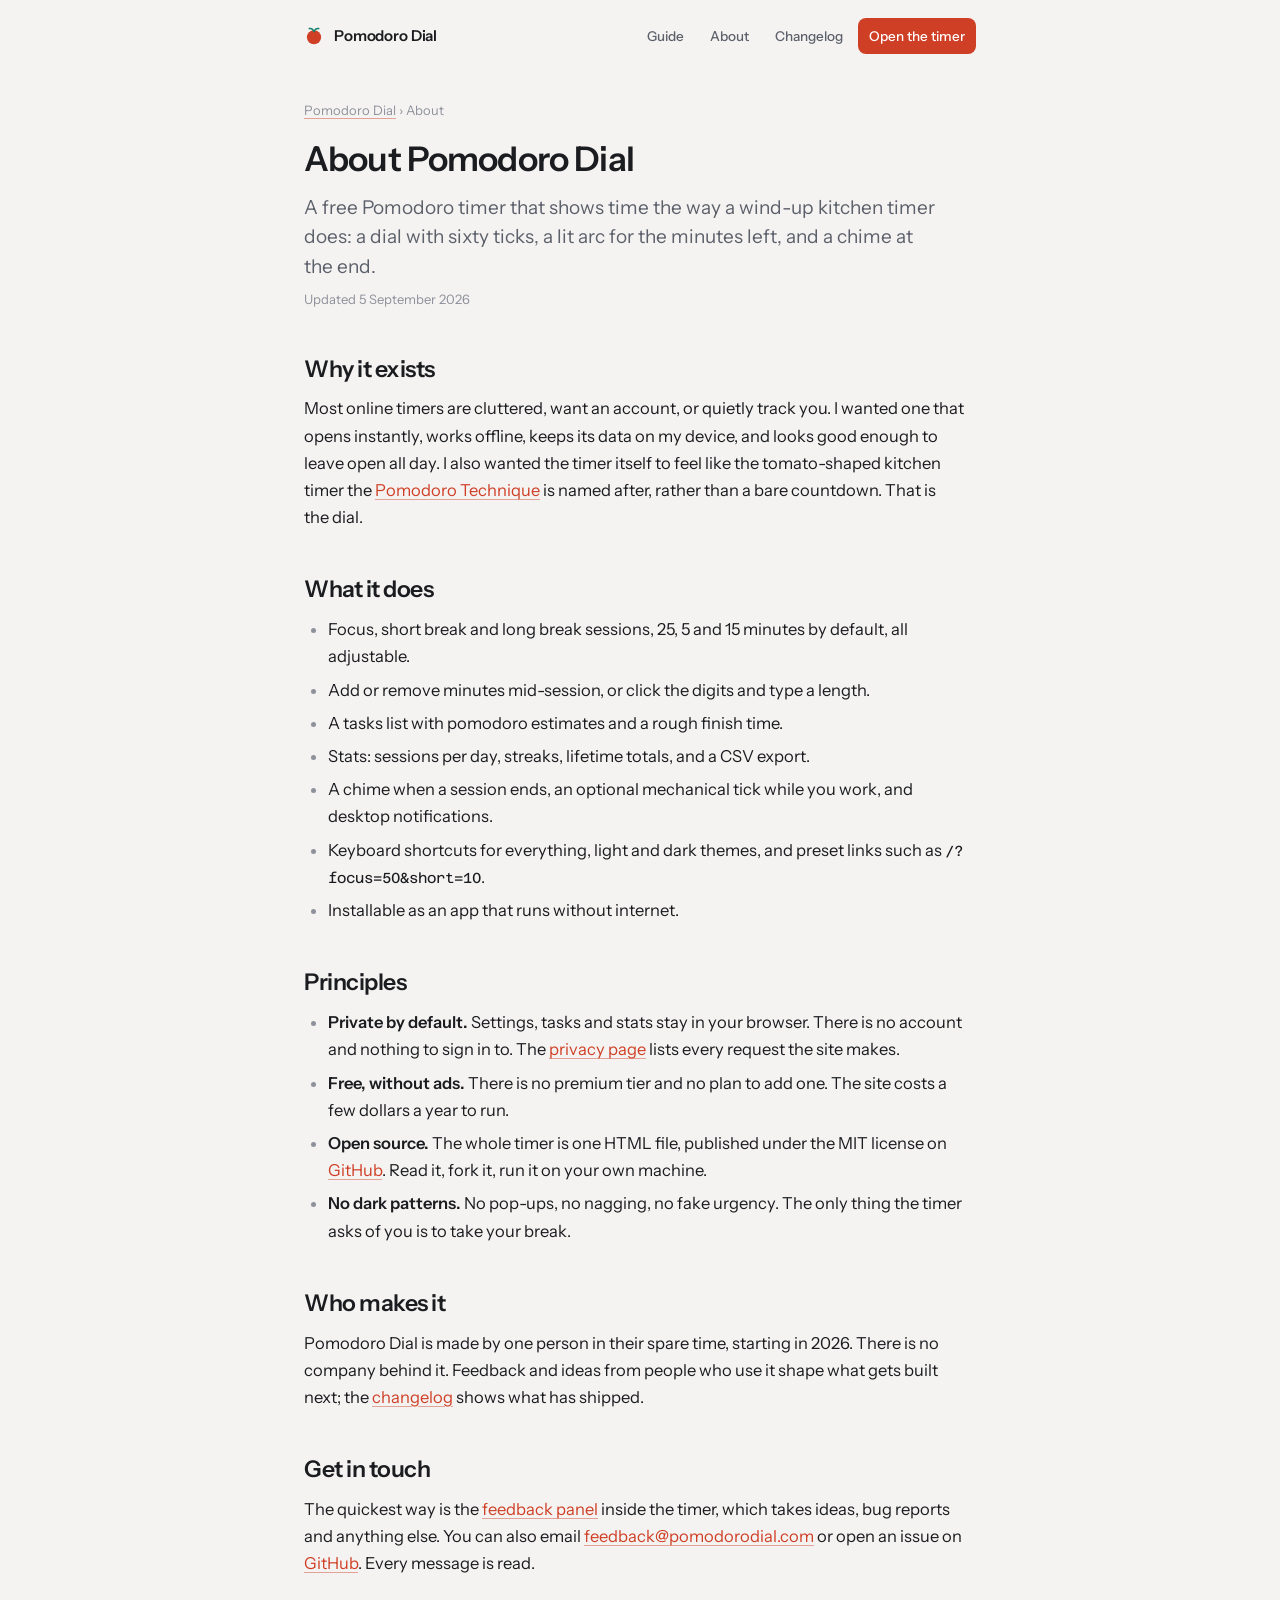
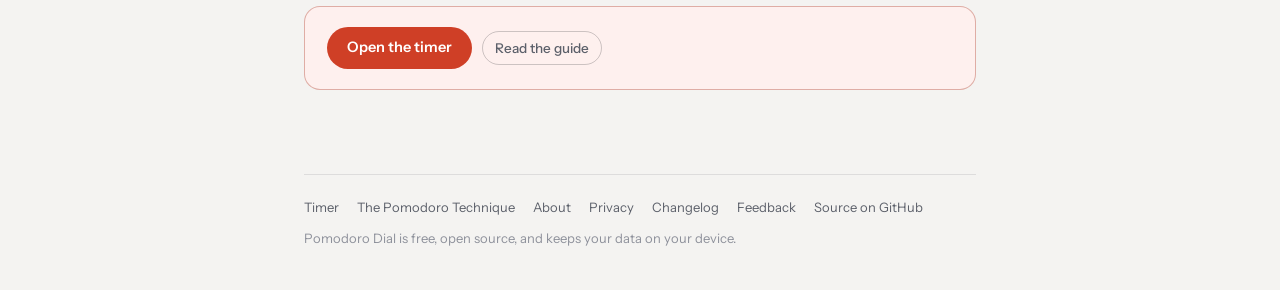
<file: about/index.html>
<!doctype html>
<html lang="en">
<head>
<meta charset="utf-8">
<meta name="viewport" content="width=device-width, initial-scale=1">
<meta http-equiv="Content-Security-Policy" content="default-src 'self'; script-src 'self' https://static.cloudflareinsights.com https://challenges.cloudflare.com; connect-src 'self' https://api.pomodorodial.com https://cloudflareinsights.com https://challenges.cloudflare.com; frame-src https://challenges.cloudflare.com; style-src 'self' 'unsafe-inline'; img-src 'self' data:; font-src 'self'; manifest-src 'self'; worker-src 'self'; base-uri 'none'; form-action 'self'; object-src 'none'; upgrade-insecure-requests">
<title>About Pomodoro Dial</title>
<meta name="description" content="Why Pomodoro Dial exists, what it does, the principles behind it, and how to get in touch.">
<link rel="canonical" href="https://pomodorodial.com/about/">
<link rel="icon" href="/favicon.svg" type="image/svg+xml">
<link rel="apple-touch-icon" href="/apple-touch-icon.png">
<link rel="manifest" href="/manifest.webmanifest">
<meta name="theme-color" content="#F4F3F1" media="(prefers-color-scheme: light)">
<meta name="theme-color" content="#0E1015" media="(prefers-color-scheme: dark)">
<meta property="og:type" content="website">
<meta property="og:site_name" content="Pomodoro Dial">
<meta property="og:title" content="About Pomodoro Dial">
<meta property="og:description" content="Why Pomodoro Dial exists, what it does, the principles behind it, and how to get in touch.">
<meta property="og:url" content="https://pomodorodial.com/about/">
<meta property="og:image" content="https://pomodorodial.com/og-image.png">
<meta property="og:image:width" content="1200">
<meta property="og:image:height" content="630">
<meta name="twitter:card" content="summary_large_image">
<link rel="preload" href="/fonts/instrument-sans-latin.woff2" as="font" type="font/woff2" crossorigin>
<link rel="stylesheet" href="/site.css">
<script type="application/ld+json">{"@context": "https://schema.org", "@graph": [{"@type": "BreadcrumbList", "itemListElement": [{"@type": "ListItem", "position": 1, "name": "Pomodoro Dial", "item": "https://pomodorodial.com/"}, {"@type": "ListItem", "position": 2, "name": "About", "item": "https://pomodorodial.com/about/"}]}, {"@type": "WebPage", "name": "About Pomodoro Dial", "description": "Why Pomodoro Dial exists, what it does, the principles behind it, and how to get in touch.", "url": "https://pomodorodial.com/about/", "dateModified": "2026-09-05"}]}</script>
</head>
<body>
<div class="wrap">
  <header class="top">
    <a class="brand" href="/">
      <svg class="mark" viewBox="0 0 24 24" aria-hidden="true"><circle class="mark-body" cx="12" cy="13.5" r="8.5"/><path class="mark-leaf" d="M12 6.5C10.6 3.6 8.6 2.7 6.4 3.1"/><path class="mark-leaf" d="M12 6.5c1.4-2.9 3.4-3.8 5.6-3.4"/></svg>
      Pomodoro Dial
    </a>
    <nav class="nav" aria-label="Site">
      <a href="/pomodoro-technique/">Guide</a>
      <a href="/about/">About</a>
      <a href="/changelog/">Changelog</a>
      <a class="cta" href="/">Open the timer</a>
    </nav>
  </header>
  <main>
    <article>
      <p class="crumbs"><a href="/">Pomodoro Dial</a> › About</p>
<h1>About Pomodoro Dial</h1>
<p class="lede">A free Pomodoro timer that shows time the way a wind-up kitchen timer does: a dial with sixty ticks, a lit arc for the minutes left, and a chime at the end.</p>
<p class="meta">Updated 5 September 2026</p>

<h2>Why it exists</h2>
<p>Most online timers are cluttered, want an account, or quietly track you. I wanted one that opens instantly, works offline, keeps its data on my device, and looks good enough to leave open all day. I also wanted the timer itself to feel like the tomato-shaped kitchen timer the <a href="/pomodoro-technique/">Pomodoro Technique</a> is named after, rather than a bare countdown. That is the dial.</p>

<h2>What it does</h2>
<ul>
  <li>Focus, short break and long break sessions, 25, 5 and 15 minutes by default, all adjustable.</li>
  <li>Add or remove minutes mid-session, or click the digits and type a length.</li>
  <li>A tasks list with pomodoro estimates and a rough finish time.</li>
  <li>Stats: sessions per day, streaks, lifetime totals, and a CSV export.</li>
  <li>A chime when a session ends, an optional mechanical tick while you work, and desktop notifications.</li>
  <li>Keyboard shortcuts for everything, light and dark themes, and preset links such as <code>/?focus=50&amp;short=10</code>.</li>
  <li>Installable as an app that runs without internet.</li>
</ul>

<h2>Principles</h2>
<ul>
  <li><strong>Private by default.</strong> Settings, tasks and stats stay in your browser. There is no account and nothing to sign in to. The <a href="/privacy/">privacy page</a> lists every request the site makes.</li>
  <li><strong>Free, without ads.</strong> There is no premium tier and no plan to add one. The site costs a few dollars a year to run.</li>
  <li><strong>Open source.</strong> The whole timer is one HTML file, published under the MIT license on <a href="https://github.com/pomodorodial/pomodoro-dial">GitHub</a>. Read it, fork it, run it on your own machine.</li>
  <li><strong>No dark patterns.</strong> No pop-ups, no nagging, no fake urgency. The only thing the timer asks of you is to take your break.</li>
</ul>

<h2>Who makes it</h2>
<p>Pomodoro Dial is made by one person in their spare time, starting in 2026. There is no company behind it. Feedback and ideas from people who use it shape what gets built next; the <a href="/changelog/">changelog</a> shows what has shipped.</p>

<h2>Get in touch</h2>
<p>The quickest way is the <a href="/#feedback">feedback panel</a> inside the timer, which takes ideas, bug reports and anything else. You can also email <a href="mailto:feedback@pomodorodial.com">feedback@pomodorodial.com</a> or open an issue on <a href="https://github.com/pomodorodial/pomodoro-dial/issues">GitHub</a>. Every message is read.</p>

<div class="callout">
  <p class="btn-row"><a class="btn" href="/">Open the timer</a> <a class="pill" href="/pomodoro-technique/">Read the guide</a></p>
</div>

    </article>
  </main>
  <footer>
    <div class="links">
      <a href="/">Timer</a>
      <a href="/pomodoro-technique/">The Pomodoro Technique</a>
      <a href="/about/">About</a>
      <a href="/privacy/">Privacy</a>
      <a href="/changelog/">Changelog</a>
      <a href="/#feedback">Feedback</a>
      <a href="https://github.com/pomodorodial/pomodoro-dial">Source on GitHub</a>
    </div>
    <div>Pomodoro Dial is free, open source, and keeps your data on your device.</div>
  </footer>
</div>
<!-- Cloudflare Web Analytics --><script type='module' src='https://static.cloudflareinsights.com/beacon.min.js' data-cf-beacon='{"token": "1d7ceec827004081acc2a2e60663a9ab"}'></script><!-- End Cloudflare Web Analytics -->
</body>
</html>
</file>
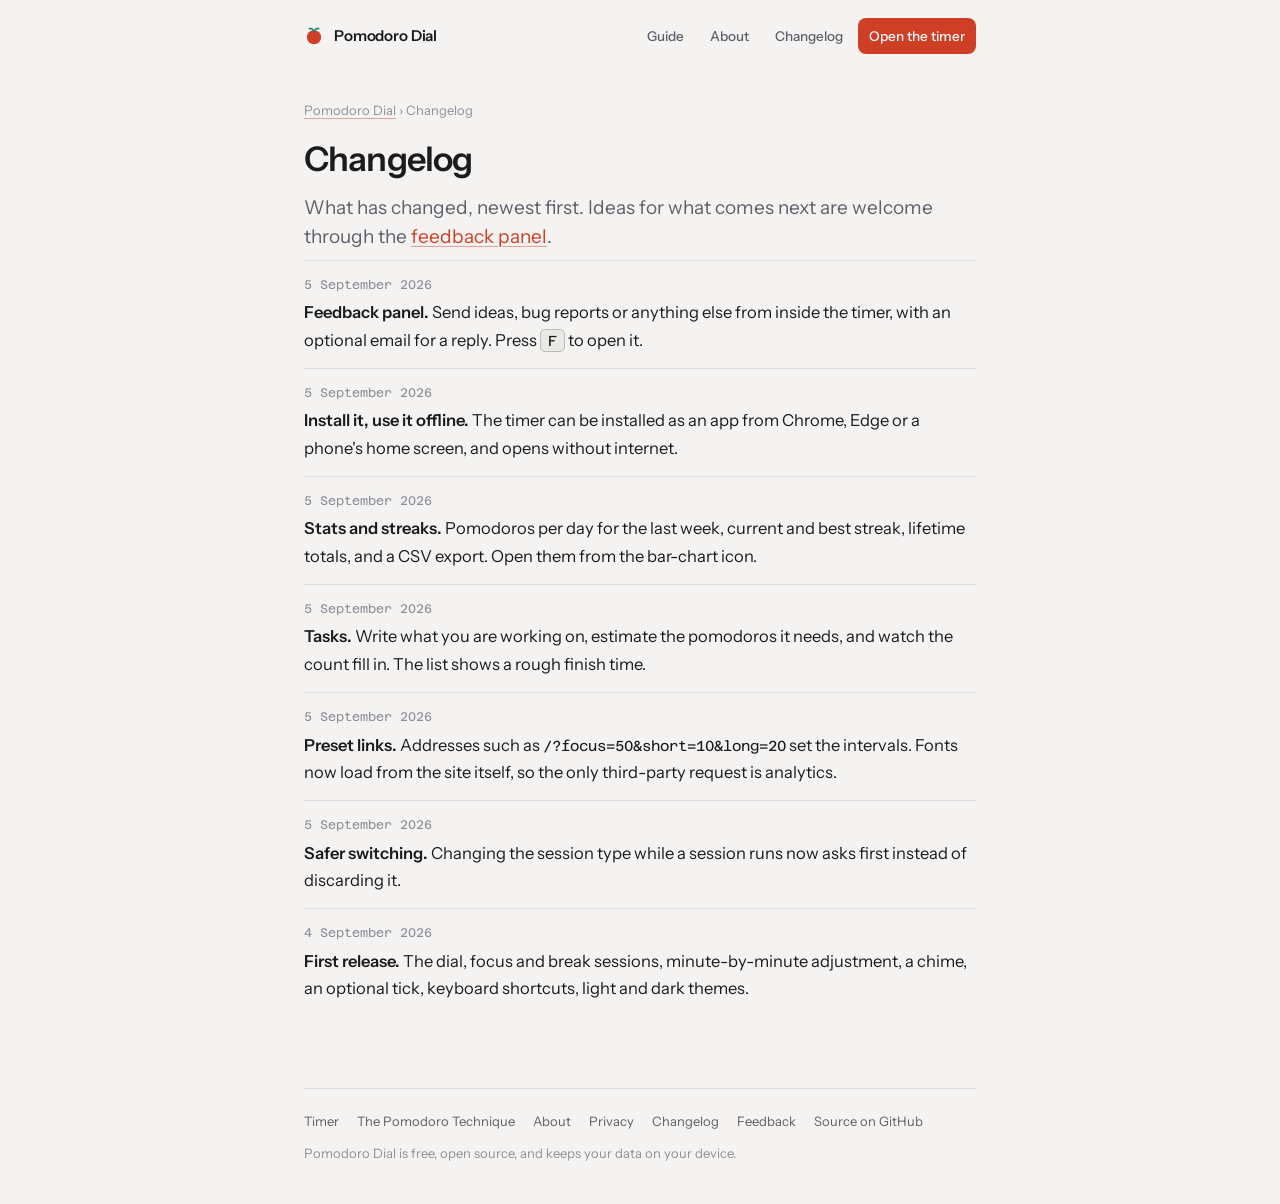
<file: changelog/index.html>
<!doctype html>
<html lang="en">
<head>
<meta charset="utf-8">
<meta name="viewport" content="width=device-width, initial-scale=1">
<meta http-equiv="Content-Security-Policy" content="default-src 'self'; script-src 'self' https://static.cloudflareinsights.com https://challenges.cloudflare.com; connect-src 'self' https://api.pomodorodial.com https://cloudflareinsights.com https://challenges.cloudflare.com; frame-src https://challenges.cloudflare.com; style-src 'self' 'unsafe-inline'; img-src 'self' data:; font-src 'self'; manifest-src 'self'; worker-src 'self'; base-uri 'none'; form-action 'self'; object-src 'none'; upgrade-insecure-requests">
<title>Changelog | Pomodoro Dial</title>
<meta name="description" content="What has changed in Pomodoro Dial, newest first.">
<link rel="canonical" href="https://pomodorodial.com/changelog/">
<link rel="icon" href="/favicon.svg" type="image/svg+xml">
<link rel="apple-touch-icon" href="/apple-touch-icon.png">
<link rel="manifest" href="/manifest.webmanifest">
<meta name="theme-color" content="#F4F3F1" media="(prefers-color-scheme: light)">
<meta name="theme-color" content="#0E1015" media="(prefers-color-scheme: dark)">
<meta property="og:type" content="website">
<meta property="og:site_name" content="Pomodoro Dial">
<meta property="og:title" content="Changelog">
<meta property="og:description" content="What has changed in Pomodoro Dial, newest first.">
<meta property="og:url" content="https://pomodorodial.com/changelog/">
<meta property="og:image" content="https://pomodorodial.com/og-image.png">
<meta property="og:image:width" content="1200">
<meta property="og:image:height" content="630">
<meta name="twitter:card" content="summary_large_image">
<link rel="preload" href="/fonts/instrument-sans-latin.woff2" as="font" type="font/woff2" crossorigin>
<link rel="stylesheet" href="/site.css">
<script type="application/ld+json">{"@context": "https://schema.org", "@graph": [{"@type": "BreadcrumbList", "itemListElement": [{"@type": "ListItem", "position": 1, "name": "Pomodoro Dial", "item": "https://pomodorodial.com/"}, {"@type": "ListItem", "position": 2, "name": "Changelog", "item": "https://pomodorodial.com/changelog/"}]}, {"@type": "WebPage", "name": "Changelog | Pomodoro Dial", "description": "What has changed in Pomodoro Dial, newest first.", "url": "https://pomodorodial.com/changelog/", "dateModified": "2026-09-05"}]}</script>
</head>
<body>
<div class="wrap">
  <header class="top">
    <a class="brand" href="/">
      <svg class="mark" viewBox="0 0 24 24" aria-hidden="true"><circle class="mark-body" cx="12" cy="13.5" r="8.5"/><path class="mark-leaf" d="M12 6.5C10.6 3.6 8.6 2.7 6.4 3.1"/><path class="mark-leaf" d="M12 6.5c1.4-2.9 3.4-3.8 5.6-3.4"/></svg>
      Pomodoro Dial
    </a>
    <nav class="nav" aria-label="Site">
      <a href="/pomodoro-technique/">Guide</a>
      <a href="/about/">About</a>
      <a href="/changelog/">Changelog</a>
      <a class="cta" href="/">Open the timer</a>
    </nav>
  </header>
  <main>
    <article>
      <p class="crumbs"><a href="/">Pomodoro Dial</a> › Changelog</p>
<h1>Changelog</h1>
<p class="lede">What has changed, newest first. Ideas for what comes next are welcome through the <a href="/#feedback">feedback panel</a>.</p>

<ul class="log">
  <li>
    <time datetime="2026-09-05">5 September 2026</time>
    <strong>Feedback panel.</strong> Send ideas, bug reports or anything else from inside the timer, with an optional email for a reply. Press <kbd>F</kbd> to open it.
  </li>
  <li>
    <time datetime="2026-09-05">5 September 2026</time>
    <strong>Install it, use it offline.</strong> The timer can be installed as an app from Chrome, Edge or a phone's home screen, and opens without internet.
  </li>
  <li>
    <time datetime="2026-09-05">5 September 2026</time>
    <strong>Stats and streaks.</strong> Pomodoros per day for the last week, current and best streak, lifetime totals, and a CSV export. Open them from the bar-chart icon.
  </li>
  <li>
    <time datetime="2026-09-05">5 September 2026</time>
    <strong>Tasks.</strong> Write what you are working on, estimate the pomodoros it needs, and watch the count fill in. The list shows a rough finish time.
  </li>
  <li>
    <time datetime="2026-09-05">5 September 2026</time>
    <strong>Preset links.</strong> Addresses such as <code>/?focus=50&amp;short=10&amp;long=20</code> set the intervals. Fonts now load from the site itself, so the only third-party request is analytics.
  </li>
  <li>
    <time datetime="2026-09-05">5 September 2026</time>
    <strong>Safer switching.</strong> Changing the session type while a session runs now asks first instead of discarding it.
  </li>
  <li>
    <time datetime="2026-09-04">4 September 2026</time>
    <strong>First release.</strong> The dial, focus and break sessions, minute-by-minute adjustment, a chime, an optional tick, keyboard shortcuts, light and dark themes.
  </li>
</ul>

    </article>
  </main>
  <footer>
    <div class="links">
      <a href="/">Timer</a>
      <a href="/pomodoro-technique/">The Pomodoro Technique</a>
      <a href="/about/">About</a>
      <a href="/privacy/">Privacy</a>
      <a href="/changelog/">Changelog</a>
      <a href="/#feedback">Feedback</a>
      <a href="https://github.com/pomodorodial/pomodoro-dial">Source on GitHub</a>
    </div>
    <div>Pomodoro Dial is free, open source, and keeps your data on your device.</div>
  </footer>
</div>
<!-- Cloudflare Web Analytics --><script type='module' src='https://static.cloudflareinsights.com/beacon.min.js' data-cf-beacon='{"token": "1d7ceec827004081acc2a2e60663a9ab"}'></script><!-- End Cloudflare Web Analytics -->
</body>
</html>
</file>
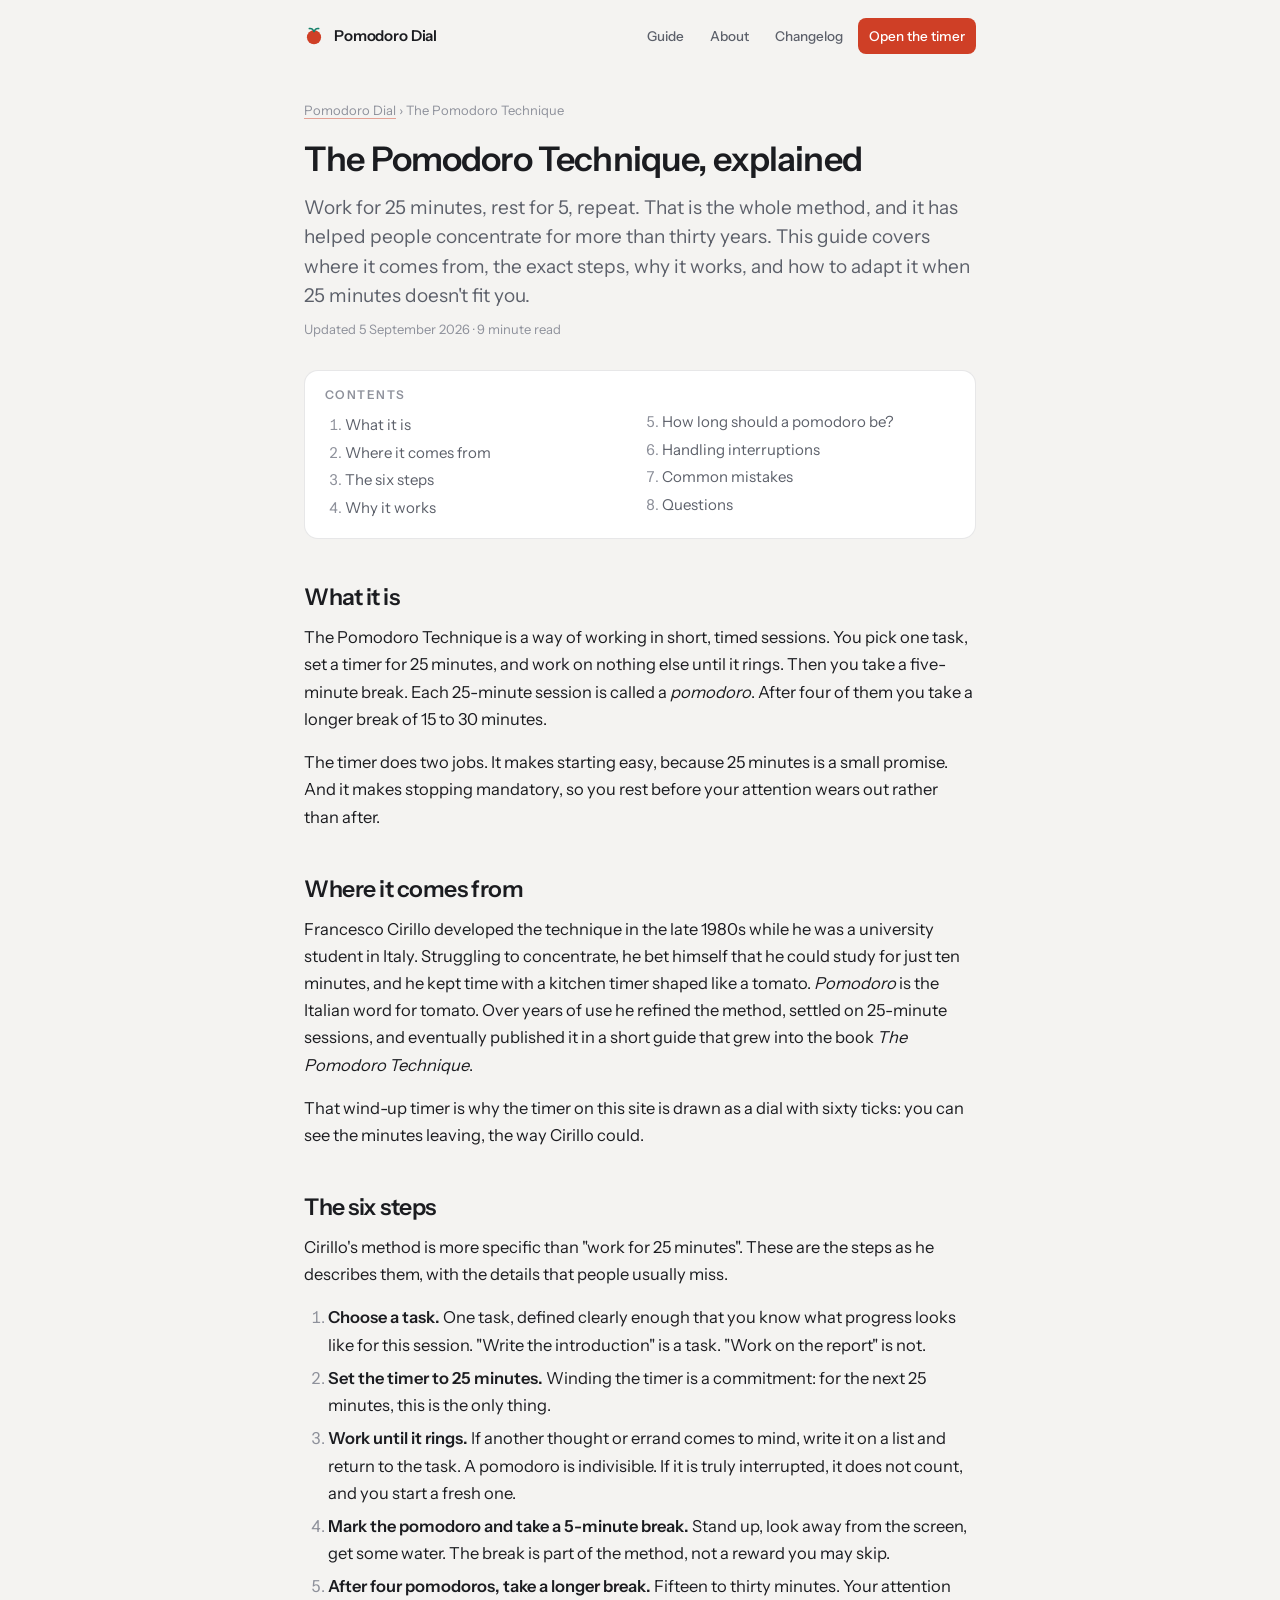
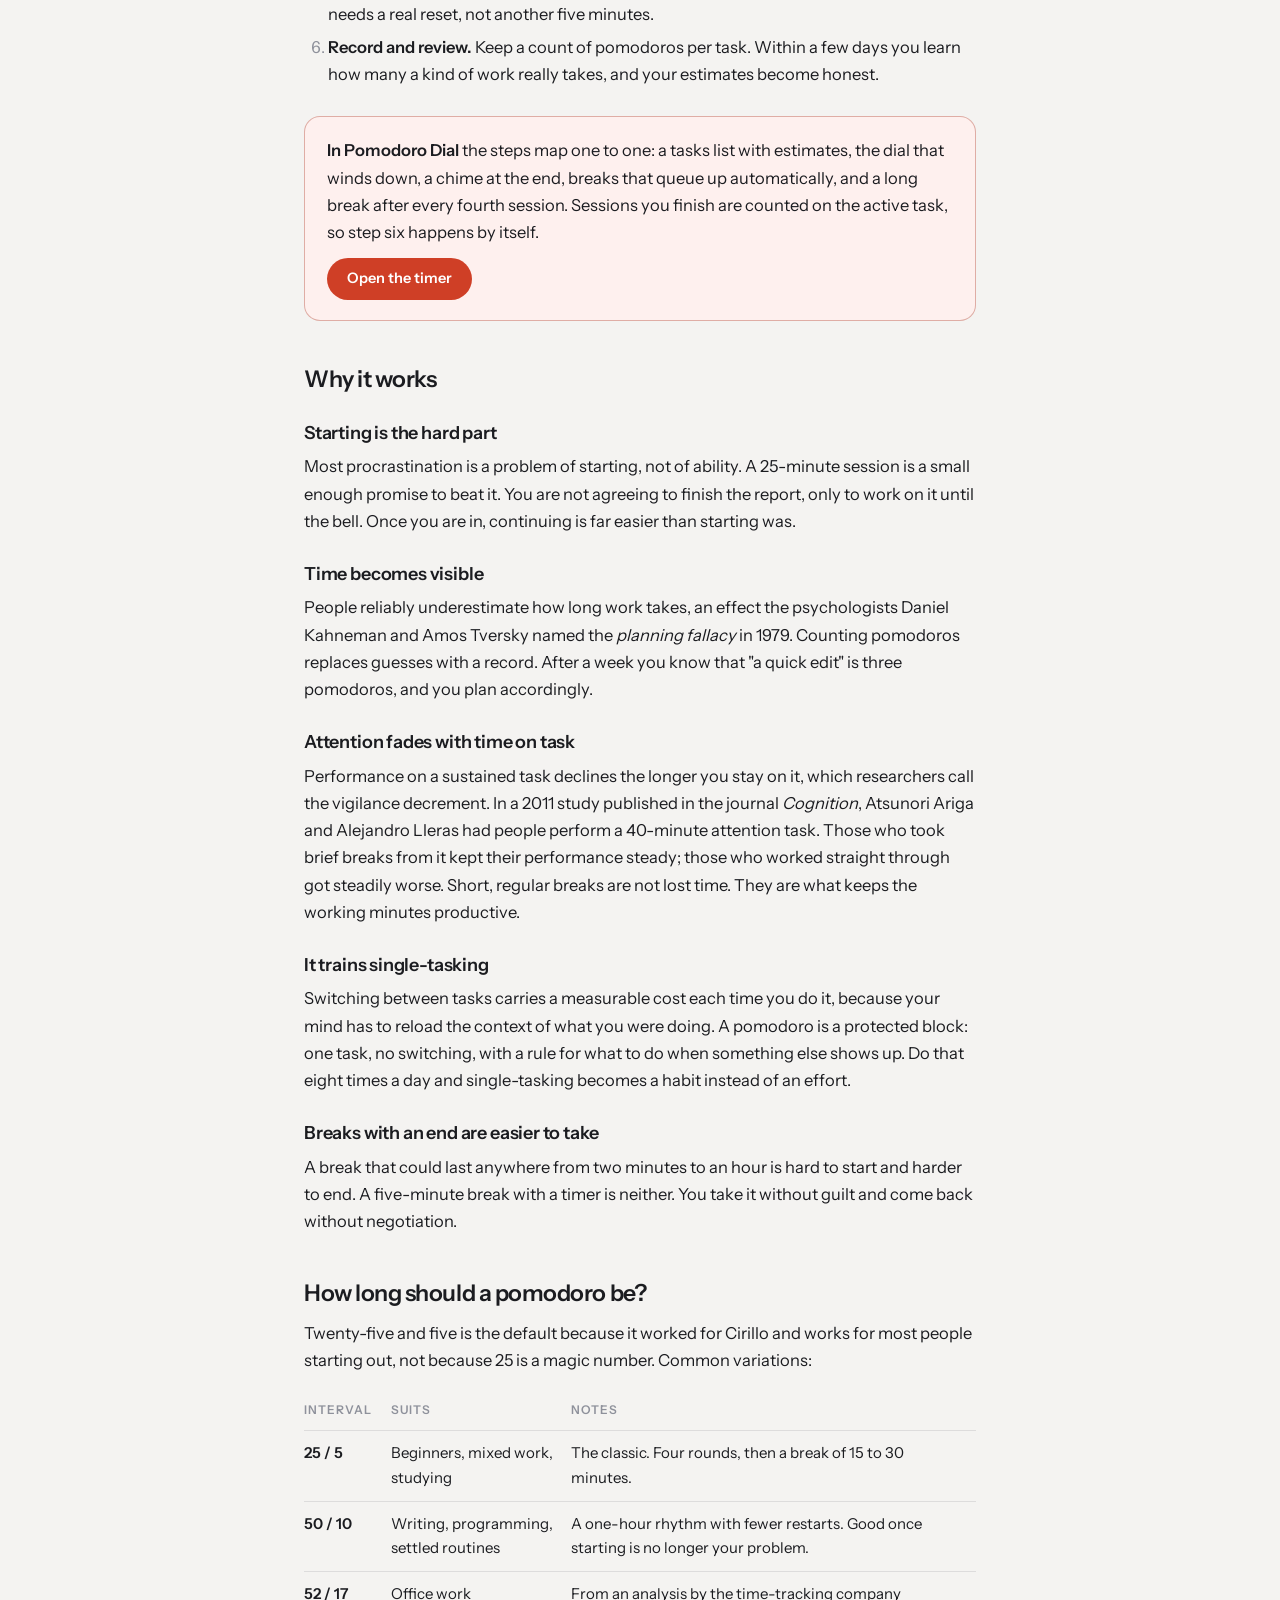
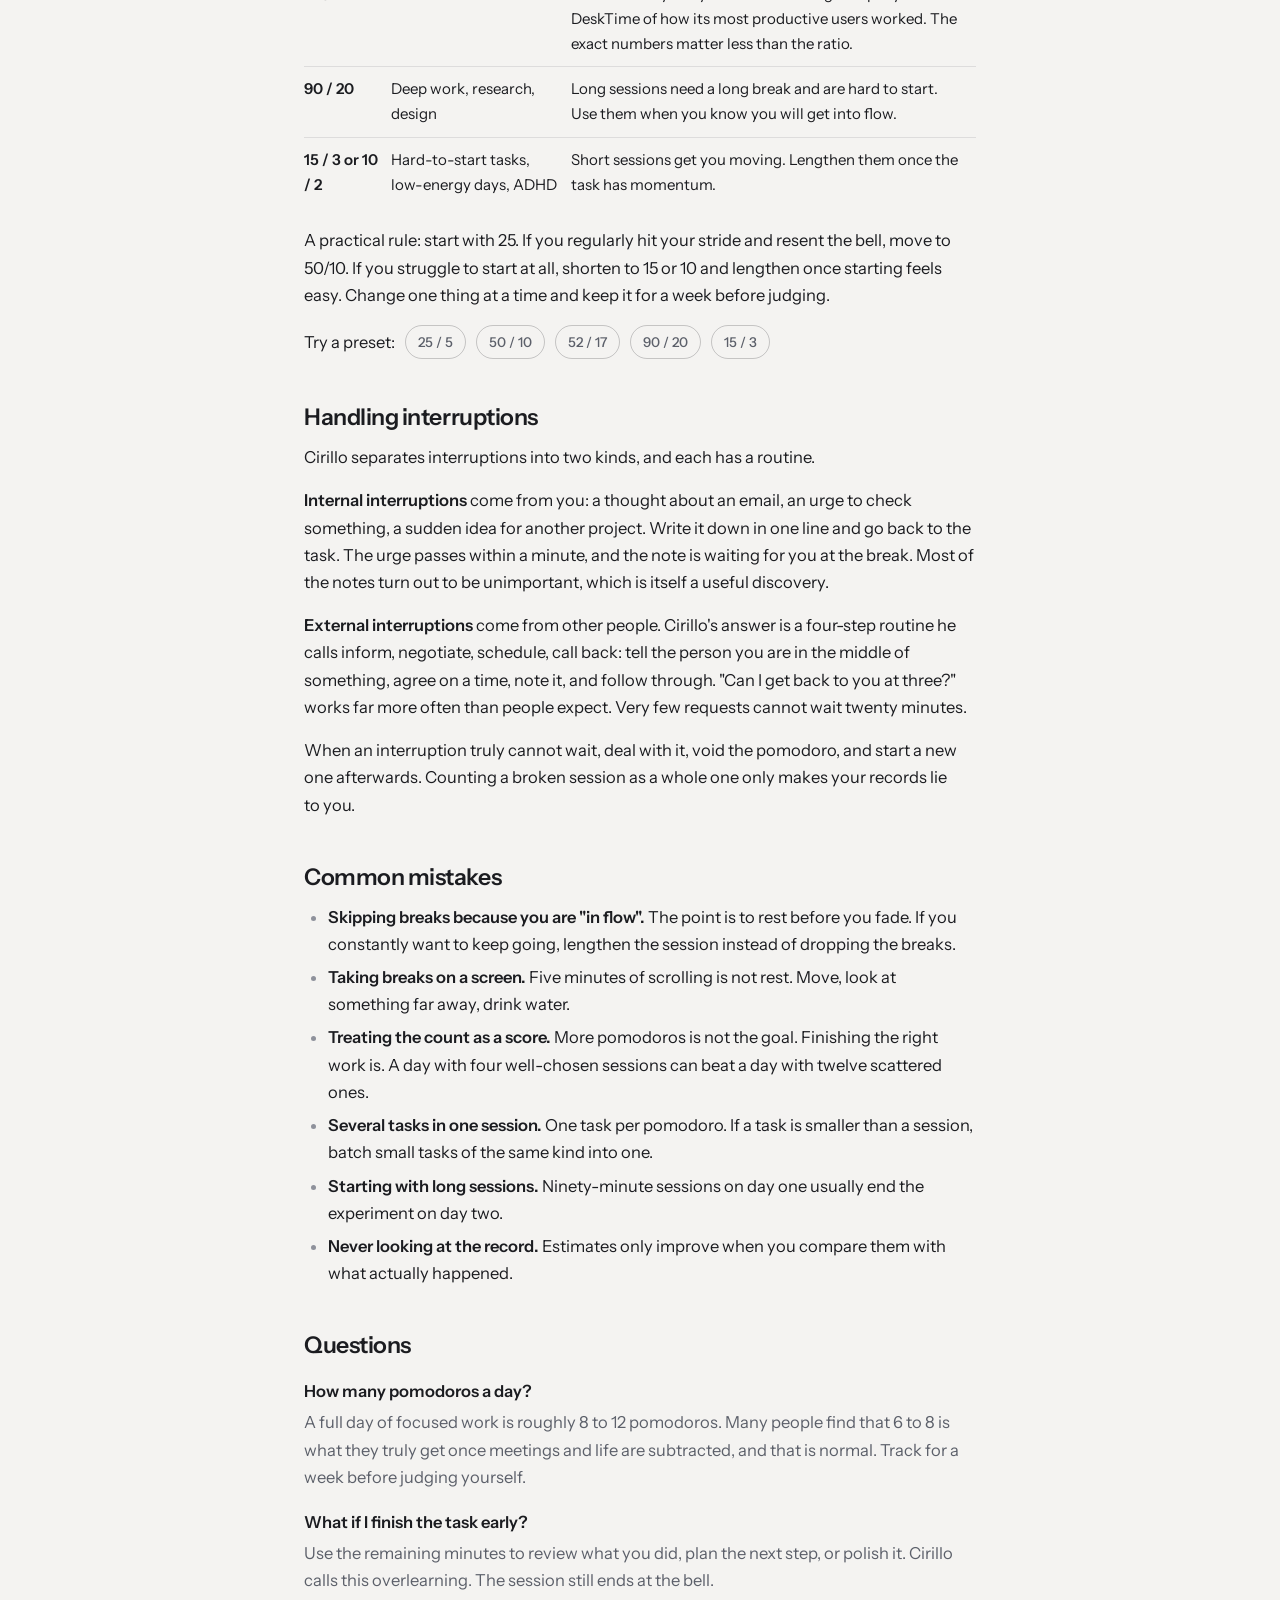
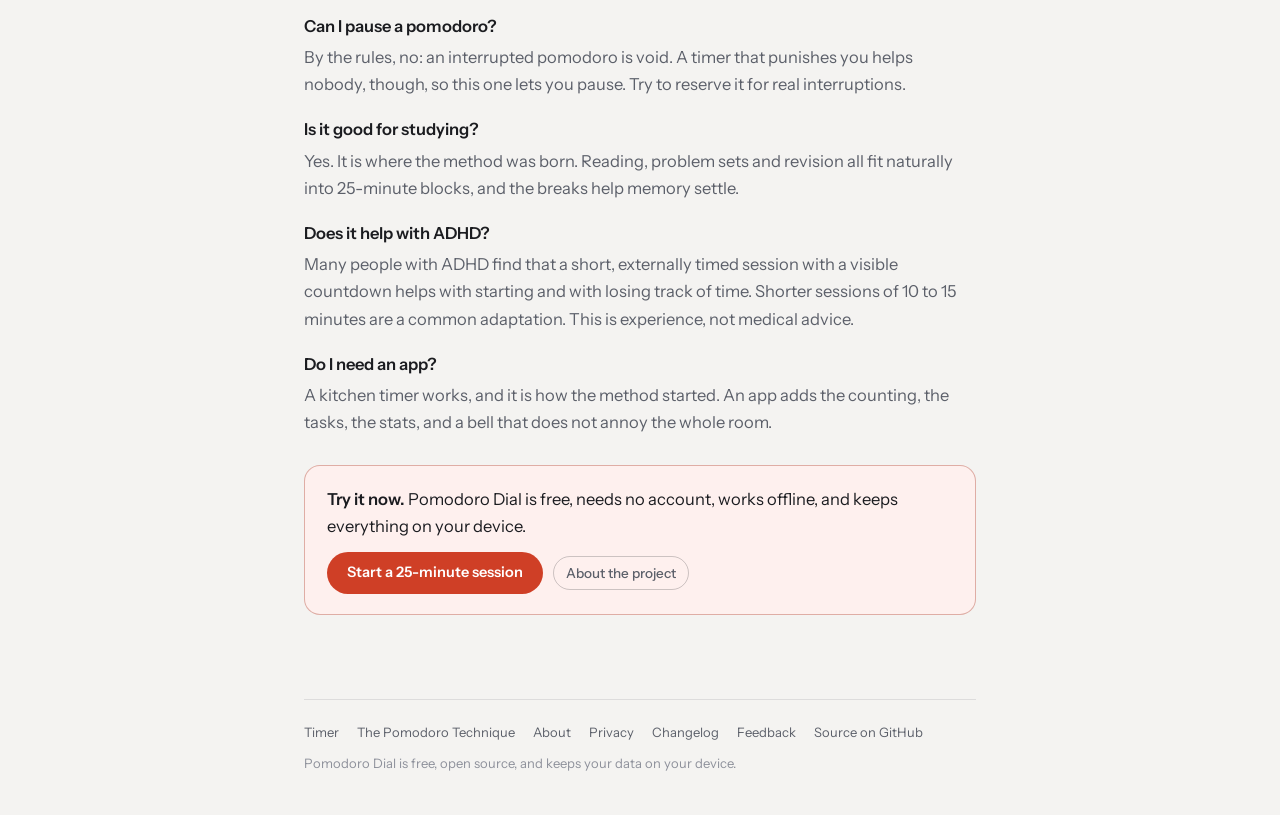
<file: pomodoro-technique/index.html>
<!doctype html>
<html lang="en">
<head>
<meta charset="utf-8">
<meta name="viewport" content="width=device-width, initial-scale=1">
<meta http-equiv="Content-Security-Policy" content="default-src 'self'; script-src 'self' https://static.cloudflareinsights.com https://challenges.cloudflare.com; connect-src 'self' https://api.pomodorodial.com https://cloudflareinsights.com https://challenges.cloudflare.com; frame-src https://challenges.cloudflare.com; style-src 'self' 'unsafe-inline'; img-src 'self' data:; font-src 'self'; manifest-src 'self'; worker-src 'self'; base-uri 'none'; form-action 'self'; object-src 'none'; upgrade-insecure-requests">
<title>The Pomodoro Technique: How It Works and How to Use It | Pomodoro Dial</title>
<meta name="description" content="A plain-language guide to the Pomodoro Technique: the six steps, why 25 minutes works, how to handle interruptions, when to change the interval, and the mistakes that make it fail.">
<link rel="canonical" href="https://pomodorodial.com/pomodoro-technique/">
<link rel="icon" href="/favicon.svg" type="image/svg+xml">
<link rel="apple-touch-icon" href="/apple-touch-icon.png">
<link rel="manifest" href="/manifest.webmanifest">
<meta name="theme-color" content="#F4F3F1" media="(prefers-color-scheme: light)">
<meta name="theme-color" content="#0E1015" media="(prefers-color-scheme: dark)">
<meta property="og:type" content="article">
<meta property="og:site_name" content="Pomodoro Dial">
<meta property="og:title" content="The Pomodoro Technique, explained">
<meta property="og:description" content="A plain-language guide to the Pomodoro Technique: the six steps, why 25 minutes works, how to handle interruptions, when to change the interval, and the mistakes that make it fail.">
<meta property="og:url" content="https://pomodorodial.com/pomodoro-technique/">
<meta property="og:image" content="https://pomodorodial.com/og-image.png">
<meta property="og:image:width" content="1200">
<meta property="og:image:height" content="630">
<meta name="twitter:card" content="summary_large_image">
<link rel="preload" href="/fonts/instrument-sans-latin.woff2" as="font" type="font/woff2" crossorigin>
<link rel="stylesheet" href="/site.css">
<script type="application/ld+json">{"@context": "https://schema.org", "@graph": [{"@type": "BreadcrumbList", "itemListElement": [{"@type": "ListItem", "position": 1, "name": "Pomodoro Dial", "item": "https://pomodorodial.com/"}, {"@type": "ListItem", "position": 2, "name": "The Pomodoro Technique", "item": "https://pomodorodial.com/pomodoro-technique/"}]}, {"@type": "Article", "headline": "The Pomodoro Technique, explained", "description": "A plain-language guide to the Pomodoro Technique: the six steps, why 25 minutes works, how to handle interruptions, when to change the interval, and the mistakes that make it fail.", "datePublished": "2026-09-05", "dateModified": "2026-09-05", "mainEntityOfPage": "https://pomodorodial.com/pomodoro-technique/", "image": "https://pomodorodial.com/og-image.png", "author": {"@type": "Organization", "name": "Pomodoro Dial", "url": "https://pomodorodial.com/about/"}, "publisher": {"@type": "Organization", "name": "Pomodoro Dial", "url": "https://pomodorodial.com/", "logo": {"@type": "ImageObject", "url": "https://pomodorodial.com/icon-512.png"}}}]}</script>
</head>
<body>
<div class="wrap">
  <header class="top">
    <a class="brand" href="/">
      <svg class="mark" viewBox="0 0 24 24" aria-hidden="true"><circle class="mark-body" cx="12" cy="13.5" r="8.5"/><path class="mark-leaf" d="M12 6.5C10.6 3.6 8.6 2.7 6.4 3.1"/><path class="mark-leaf" d="M12 6.5c1.4-2.9 3.4-3.8 5.6-3.4"/></svg>
      Pomodoro Dial
    </a>
    <nav class="nav" aria-label="Site">
      <a href="/pomodoro-technique/">Guide</a>
      <a href="/about/">About</a>
      <a href="/changelog/">Changelog</a>
      <a class="cta" href="/">Open the timer</a>
    </nav>
  </header>
  <main>
    <article>
      <p class="crumbs"><a href="/">Pomodoro Dial</a> › The Pomodoro Technique</p>
<h1>The Pomodoro Technique, explained</h1>
<p class="lede">Work for 25 minutes, rest for 5, repeat. That is the whole method, and it has helped people concentrate for more than thirty years. This guide covers where it comes from, the exact steps, why it works, and how to adapt it when 25 minutes doesn't fit you.</p>
<p class="meta">Updated 5 September 2026 · 9 minute read</p>

<nav class="toc" aria-label="Contents">
  <h2>Contents</h2>
  <ol>
    <li><a href="#what">What it is</a></li>
    <li><a href="#origin">Where it comes from</a></li>
    <li><a href="#steps">The six steps</a></li>
    <li><a href="#why">Why it works</a></li>
    <li><a href="#length">How long should a pomodoro be?</a></li>
    <li><a href="#interruptions">Handling interruptions</a></li>
    <li><a href="#mistakes">Common mistakes</a></li>
    <li><a href="#questions">Questions</a></li>
  </ol>
</nav>

<h2 id="what">What it is</h2>
<p>The Pomodoro Technique is a way of working in short, timed sessions. You pick one task, set a timer for 25 minutes, and work on nothing else until it rings. Then you take a five-minute break. Each 25-minute session is called a <em>pomodoro</em>. After four of them you take a longer break of 15 to 30 minutes.</p>
<p>The timer does two jobs. It makes starting easy, because 25 minutes is a small promise. And it makes stopping mandatory, so you rest before your attention wears out rather than after.</p>

<h2 id="origin">Where it comes from</h2>
<p>Francesco Cirillo developed the technique in the late 1980s while he was a university student in Italy. Struggling to concentrate, he bet himself that he could study for just ten minutes, and he kept time with a kitchen timer shaped like a tomato. <em>Pomodoro</em> is the Italian word for tomato. Over years of use he refined the method, settled on 25-minute sessions, and eventually published it in a short guide that grew into the book <em>The Pomodoro Technique</em>.</p>
<p>That wind-up timer is why the timer on this site is drawn as a dial with sixty ticks: you can see the minutes leaving, the way Cirillo could.</p>

<h2 id="steps">The six steps</h2>
<p>Cirillo's method is more specific than "work for 25 minutes". These are the steps as he describes them, with the details that people usually miss.</p>
<ol>
  <li><strong>Choose a task.</strong> One task, defined clearly enough that you know what progress looks like for this session. "Write the introduction" is a task. "Work on the report" is not.</li>
  <li><strong>Set the timer to 25 minutes.</strong> Winding the timer is a commitment: for the next 25 minutes, this is the only thing.</li>
  <li><strong>Work until it rings.</strong> If another thought or errand comes to mind, write it on a list and return to the task. A pomodoro is indivisible. If it is truly interrupted, it does not count, and you start a fresh one.</li>
  <li><strong>Mark the pomodoro and take a 5-minute break.</strong> Stand up, look away from the screen, get some water. The break is part of the method, not a reward you may skip.</li>
  <li><strong>After four pomodoros, take a longer break.</strong> Fifteen to thirty minutes. Your attention needs a real reset, not another five minutes.</li>
  <li><strong>Record and review.</strong> Keep a count of pomodoros per task. Within a few days you learn how many a kind of work really takes, and your estimates become honest.</li>
</ol>
<div class="callout">
  <p><strong>In Pomodoro Dial</strong> the steps map one to one: a tasks list with estimates, the dial that winds down, a chime at the end, breaks that queue up automatically, and a long break after every fourth session. Sessions you finish are counted on the active task, so step six happens by itself.</p>
  <p class="btn-row"><a class="btn" href="/">Open the timer</a></p>
</div>

<h2 id="why">Why it works</h2>
<h3>Starting is the hard part</h3>
<p>Most procrastination is a problem of starting, not of ability. A 25-minute session is a small enough promise to beat it. You are not agreeing to finish the report, only to work on it until the bell. Once you are in, continuing is far easier than starting was.</p>
<h3>Time becomes visible</h3>
<p>People reliably underestimate how long work takes, an effect the psychologists Daniel Kahneman and Amos Tversky named the <em>planning fallacy</em> in 1979. Counting pomodoros replaces guesses with a record. After a week you know that "a quick edit" is three pomodoros, and you plan accordingly.</p>
<h3>Attention fades with time on task</h3>
<p>Performance on a sustained task declines the longer you stay on it, which researchers call the vigilance decrement. In a 2011 study published in the journal <em>Cognition</em>, Atsunori Ariga and Alejandro Lleras had people perform a 40-minute attention task. Those who took brief breaks from it kept their performance steady; those who worked straight through got steadily worse. Short, regular breaks are not lost time. They are what keeps the working minutes productive.</p>
<h3>It trains single-tasking</h3>
<p>Switching between tasks carries a measurable cost each time you do it, because your mind has to reload the context of what you were doing. A pomodoro is a protected block: one task, no switching, with a rule for what to do when something else shows up. Do that eight times a day and single-tasking becomes a habit instead of an effort.</p>
<h3>Breaks with an end are easier to take</h3>
<p>A break that could last anywhere from two minutes to an hour is hard to start and harder to end. A five-minute break with a timer is neither. You take it without guilt and come back without negotiation.</p>

<h2 id="length">How long should a pomodoro be?</h2>
<p>Twenty-five and five is the default because it worked for Cirillo and works for most people starting out, not because 25 is a magic number. Common variations:</p>
<div class="table-wrap">
<table>
  <thead><tr><th>Interval</th><th>Suits</th><th>Notes</th></tr></thead>
  <tbody>
    <tr><td><strong>25 / 5</strong></td><td>Beginners, mixed work, studying</td><td>The classic. Four rounds, then a break of 15 to 30 minutes.</td></tr>
    <tr><td><strong>50 / 10</strong></td><td>Writing, programming, settled routines</td><td>A one-hour rhythm with fewer restarts. Good once starting is no longer your problem.</td></tr>
    <tr><td><strong>52 / 17</strong></td><td>Office work</td><td>From an analysis by the time-tracking company DeskTime of how its most productive users worked. The exact numbers matter less than the ratio.</td></tr>
    <tr><td><strong>90 / 20</strong></td><td>Deep work, research, design</td><td>Long sessions need a long break and are hard to start. Use them when you know you will get into flow.</td></tr>
    <tr><td><strong>15 / 3 or 10 / 2</strong></td><td>Hard-to-start tasks, low-energy days, ADHD</td><td>Short sessions get you moving. Lengthen them once the task has momentum.</td></tr>
  </tbody>
</table>
</div>
<p>A practical rule: start with 25. If you regularly hit your stride and resent the bell, move to 50/10. If you struggle to start at all, shorten to 15 or 10 and lengthen once starting feels easy. Change one thing at a time and keep it for a week before judging.</p>
<p class="btn-row">Try a preset:
  <a class="pill" href="/?focus=25&amp;short=5&amp;long=15">25 / 5</a>
  <a class="pill" href="/?focus=50&amp;short=10&amp;long=20">50 / 10</a>
  <a class="pill" href="/?focus=52&amp;short=17&amp;long=30">52 / 17</a>
  <a class="pill" href="/?focus=90&amp;short=20&amp;long=30">90 / 20</a>
  <a class="pill" href="/?focus=15&amp;short=3&amp;long=10">15 / 3</a>
</p>

<h2 id="interruptions">Handling interruptions</h2>
<p>Cirillo separates interruptions into two kinds, and each has a routine.</p>
<p><strong>Internal interruptions</strong> come from you: a thought about an email, an urge to check something, a sudden idea for another project. Write it down in one line and go back to the task. The urge passes within a minute, and the note is waiting for you at the break. Most of the notes turn out to be unimportant, which is itself a useful discovery.</p>
<p><strong>External interruptions</strong> come from other people. Cirillo's answer is a four-step routine he calls inform, negotiate, schedule, call back: tell the person you are in the middle of something, agree on a time, note it, and follow through. "Can I get back to you at three?" works far more often than people expect. Very few requests cannot wait twenty minutes.</p>
<p>When an interruption truly cannot wait, deal with it, void the pomodoro, and start a new one afterwards. Counting a broken session as a whole one only makes your records lie to you.</p>

<h2 id="mistakes">Common mistakes</h2>
<ul>
  <li><strong>Skipping breaks because you are "in flow".</strong> The point is to rest before you fade. If you constantly want to keep going, lengthen the session instead of dropping the breaks.</li>
  <li><strong>Taking breaks on a screen.</strong> Five minutes of scrolling is not rest. Move, look at something far away, drink water.</li>
  <li><strong>Treating the count as a score.</strong> More pomodoros is not the goal. Finishing the right work is. A day with four well-chosen sessions can beat a day with twelve scattered ones.</li>
  <li><strong>Several tasks in one session.</strong> One task per pomodoro. If a task is smaller than a session, batch small tasks of the same kind into one.</li>
  <li><strong>Starting with long sessions.</strong> Ninety-minute sessions on day one usually end the experiment on day two.</li>
  <li><strong>Never looking at the record.</strong> Estimates only improve when you compare them with what actually happened.</li>
</ul>

<h2 id="questions">Questions</h2>
<dl class="faq">
  <dt>How many pomodoros a day?</dt>
  <dd>A full day of focused work is roughly 8 to 12 pomodoros. Many people find that 6 to 8 is what they truly get once meetings and life are subtracted, and that is normal. Track for a week before judging yourself.</dd>
  <dt>What if I finish the task early?</dt>
  <dd>Use the remaining minutes to review what you did, plan the next step, or polish it. Cirillo calls this overlearning. The session still ends at the bell.</dd>
  <dt>Can I pause a pomodoro?</dt>
  <dd>By the rules, no: an interrupted pomodoro is void. A timer that punishes you helps nobody, though, so this one lets you pause. Try to reserve it for real interruptions.</dd>
  <dt>Is it good for studying?</dt>
  <dd>Yes. It is where the method was born. Reading, problem sets and revision all fit naturally into 25-minute blocks, and the breaks help memory settle.</dd>
  <dt>Does it help with ADHD?</dt>
  <dd>Many people with ADHD find that a short, externally timed session with a visible countdown helps with starting and with losing track of time. Shorter sessions of 10 to 15 minutes are a common adaptation. This is experience, not medical advice.</dd>
  <dt>Do I need an app?</dt>
  <dd>A kitchen timer works, and it is how the method started. An app adds the counting, the tasks, the stats, and a bell that does not annoy the whole room.</dd>
</dl>

<div class="callout">
  <p><strong>Try it now.</strong> Pomodoro Dial is free, needs no account, works offline, and keeps everything on your device.</p>
  <p class="btn-row"><a class="btn" href="/">Start a 25-minute session</a> <a class="pill" href="/about/">About the project</a></p>
</div>

    </article>
  </main>
  <footer>
    <div class="links">
      <a href="/">Timer</a>
      <a href="/pomodoro-technique/">The Pomodoro Technique</a>
      <a href="/about/">About</a>
      <a href="/privacy/">Privacy</a>
      <a href="/changelog/">Changelog</a>
      <a href="/#feedback">Feedback</a>
      <a href="https://github.com/pomodorodial/pomodoro-dial">Source on GitHub</a>
    </div>
    <div>Pomodoro Dial is free, open source, and keeps your data on your device.</div>
  </footer>
</div>
<!-- Cloudflare Web Analytics --><script type='module' src='https://static.cloudflareinsights.com/beacon.min.js' data-cf-beacon='{"token": "1d7ceec827004081acc2a2e60663a9ab"}'></script><!-- End Cloudflare Web Analytics -->
</body>
</html>
</file>
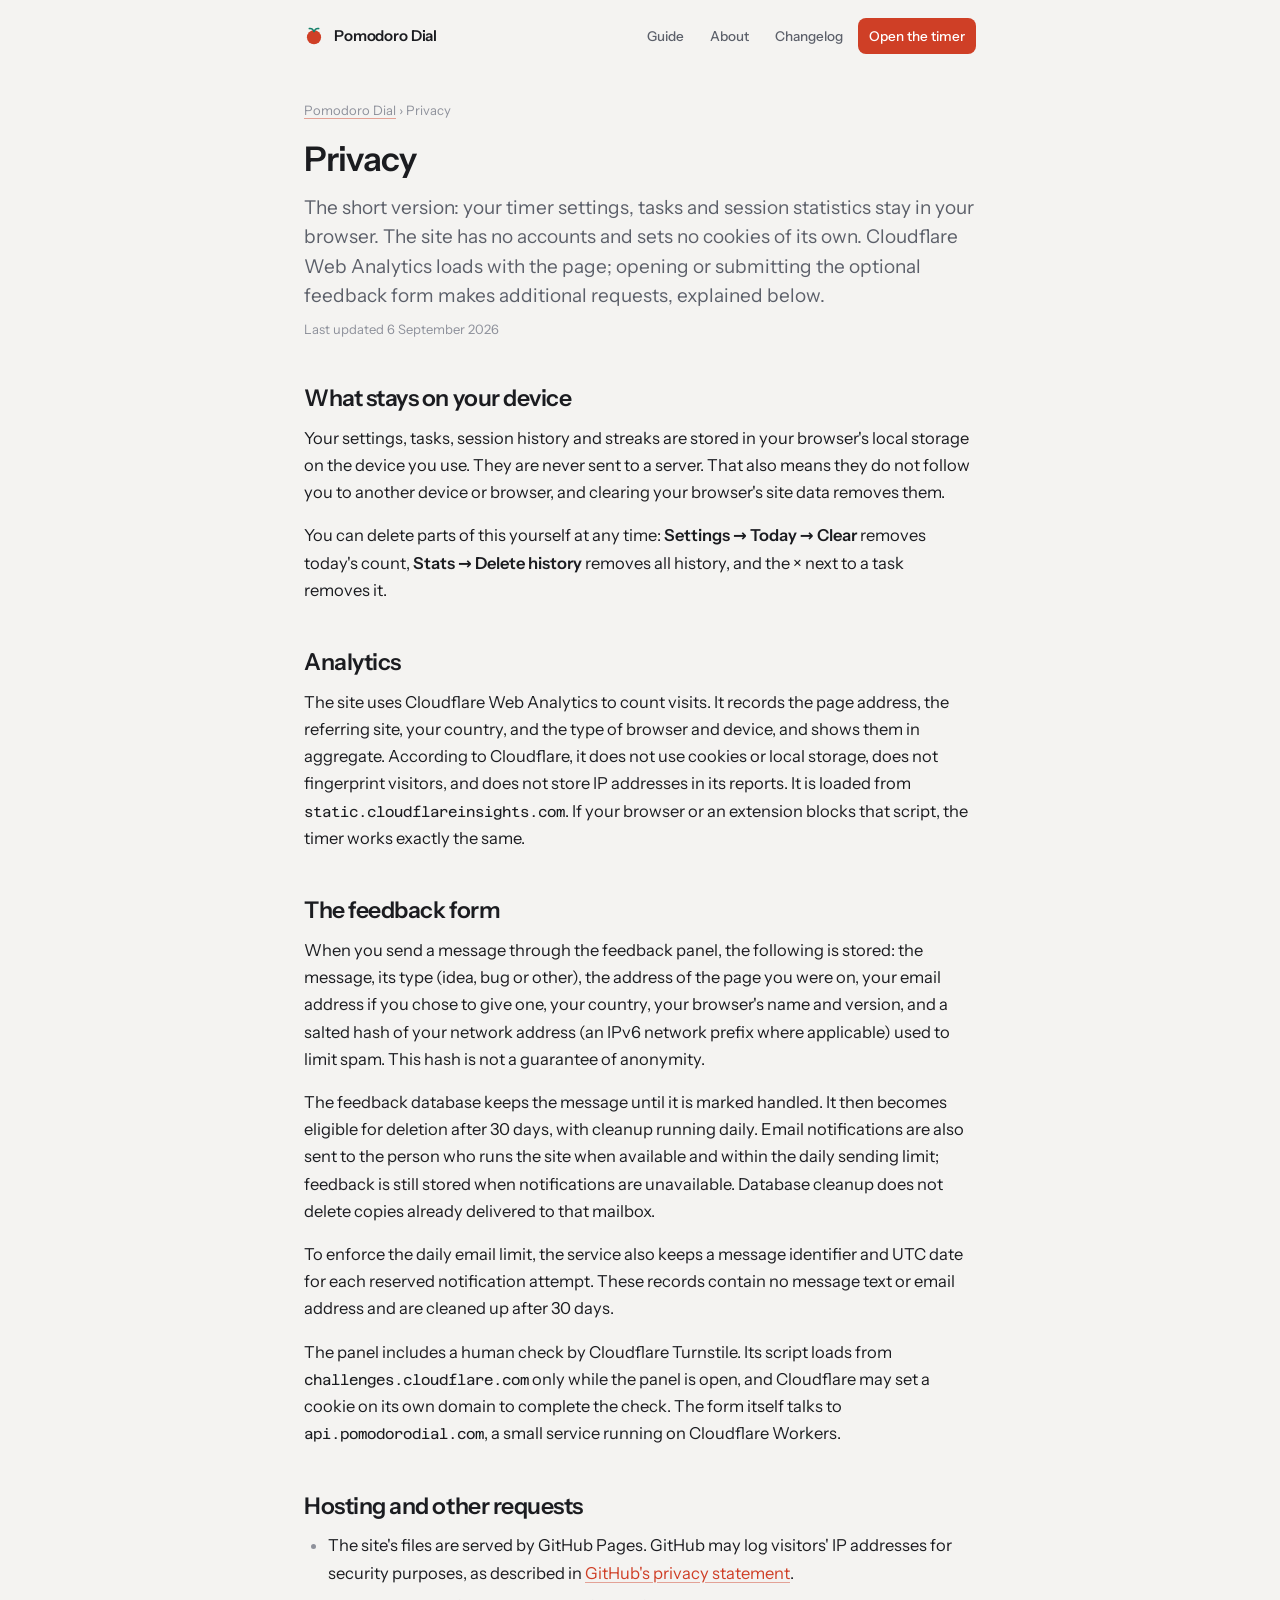
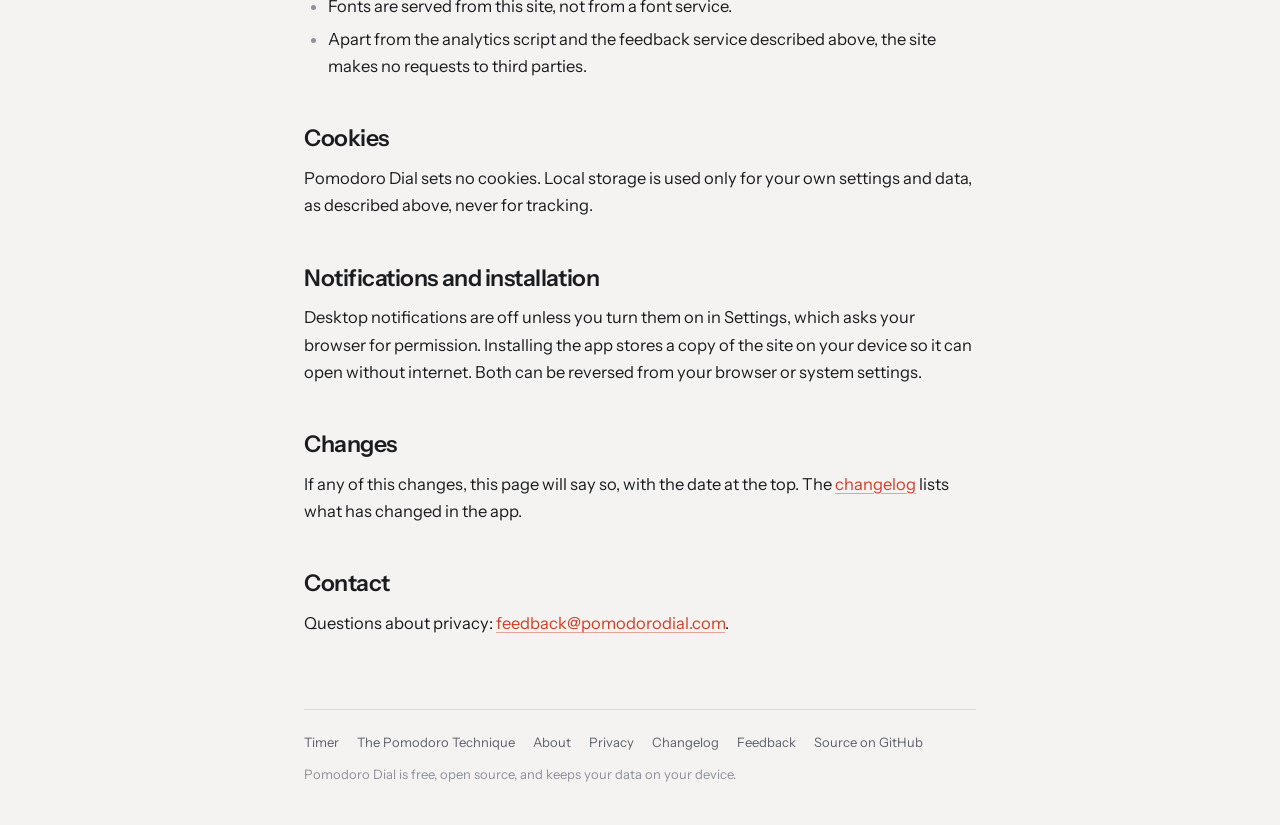
<file: privacy/index.html>
<!doctype html>
<html lang="en">
<head>
<meta charset="utf-8">
<meta name="viewport" content="width=device-width, initial-scale=1">
<meta http-equiv="Content-Security-Policy" content="default-src 'self'; script-src 'self' https://static.cloudflareinsights.com https://challenges.cloudflare.com; connect-src 'self' https://api.pomodorodial.com https://cloudflareinsights.com https://challenges.cloudflare.com; frame-src https://challenges.cloudflare.com; style-src 'self' 'unsafe-inline'; img-src 'self' data:; font-src 'self'; manifest-src 'self'; worker-src 'self'; base-uri 'none'; form-action 'self'; object-src 'none'; upgrade-insecure-requests">
<title>Privacy | Pomodoro Dial</title>
<meta name="description" content="What Pomodoro Dial stores, where it stays, which requests the site makes, and how to delete your data. Written in plain language.">
<link rel="canonical" href="https://pomodorodial.com/privacy/">
<link rel="icon" href="/favicon.svg" type="image/svg+xml">
<link rel="apple-touch-icon" href="/apple-touch-icon.png">
<link rel="manifest" href="/manifest.webmanifest">
<meta name="theme-color" content="#F4F3F1" media="(prefers-color-scheme: light)">
<meta name="theme-color" content="#0E1015" media="(prefers-color-scheme: dark)">
<meta property="og:type" content="website">
<meta property="og:site_name" content="Pomodoro Dial">
<meta property="og:title" content="Privacy">
<meta property="og:description" content="What Pomodoro Dial stores, where it stays, which requests the site makes, and how to delete your data. Written in plain language.">
<meta property="og:url" content="https://pomodorodial.com/privacy/">
<meta property="og:image" content="https://pomodorodial.com/og-image.png">
<meta property="og:image:width" content="1200">
<meta property="og:image:height" content="630">
<meta name="twitter:card" content="summary_large_image">
<link rel="preload" href="/fonts/instrument-sans-latin.woff2" as="font" type="font/woff2" crossorigin>
<link rel="stylesheet" href="/site.css">
<script type="application/ld+json">{"@context": "https://schema.org", "@graph": [{"@type": "BreadcrumbList", "itemListElement": [{"@type": "ListItem", "position": 1, "name": "Pomodoro Dial", "item": "https://pomodorodial.com/"}, {"@type": "ListItem", "position": 2, "name": "Privacy", "item": "https://pomodorodial.com/privacy/"}]}, {"@type": "WebPage", "name": "Privacy | Pomodoro Dial", "description": "What Pomodoro Dial stores, where it stays, which requests the site makes, and how to delete your data. Written in plain language.", "url": "https://pomodorodial.com/privacy/", "dateModified": "2026-09-06"}]}</script>
</head>
<body>
<div class="wrap">
  <header class="top">
    <a class="brand" href="/">
      <svg class="mark" viewBox="0 0 24 24" aria-hidden="true"><circle class="mark-body" cx="12" cy="13.5" r="8.5"/><path class="mark-leaf" d="M12 6.5C10.6 3.6 8.6 2.7 6.4 3.1"/><path class="mark-leaf" d="M12 6.5c1.4-2.9 3.4-3.8 5.6-3.4"/></svg>
      Pomodoro Dial
    </a>
    <nav class="nav" aria-label="Site">
      <a href="/pomodoro-technique/">Guide</a>
      <a href="/about/">About</a>
      <a href="/changelog/">Changelog</a>
      <a class="cta" href="/">Open the timer</a>
    </nav>
  </header>
  <main>
    <article>
      <p class="crumbs"><a href="/">Pomodoro Dial</a> › Privacy</p>
<h1>Privacy</h1>
<p class="lede">The short version: your timer settings, tasks and session statistics stay in your browser. The site has no accounts and sets no cookies of its own. Cloudflare Web Analytics loads with the page; opening or submitting the optional feedback form makes additional requests, explained below.</p>
<p class="meta">Last updated 6 September 2026</p>

<h2>What stays on your device</h2>
<p>Your settings, tasks, session history and streaks are stored in your browser's local storage on the device you use. They are never sent to a server. That also means they do not follow you to another device or browser, and clearing your browser's site data removes them.</p>
<p>You can delete parts of this yourself at any time: <strong>Settings → Today → Clear</strong> removes today's count, <strong>Stats → Delete history</strong> removes all history, and the × next to a task removes it.</p>

<h2>Analytics</h2>
<p>The site uses Cloudflare Web Analytics to count visits. It records the page address, the referring site, your country, and the type of browser and device, and shows them in aggregate. According to Cloudflare, it does not use cookies or local storage, does not fingerprint visitors, and does not store IP addresses in its reports. It is loaded from <code>static.cloudflareinsights.com</code>. If your browser or an extension blocks that script, the timer works exactly the same.</p>

<h2>The feedback form</h2>
<p>When you send a message through the feedback panel, the following is stored: the message, its type (idea, bug or other), the address of the page you were on, your email address if you chose to give one, your country, your browser's name and version, and a salted hash of your network address (an IPv6 network prefix where applicable) used to limit spam. This hash is not a guarantee of anonymity.</p>
<p>The feedback database keeps the message until it is marked handled. It then becomes eligible for deletion after 30 days, with cleanup running daily. Email notifications are also sent to the person who runs the site when available and within the daily sending limit; feedback is still stored when notifications are unavailable. Database cleanup does not delete copies already delivered to that mailbox.</p>
<p>To enforce the daily email limit, the service also keeps a message identifier and UTC date for each reserved notification attempt. These records contain no message text or email address and are cleaned up after 30 days.</p>
<p>The panel includes a human check by Cloudflare Turnstile. Its script loads from <code>challenges.cloudflare.com</code> only while the panel is open, and Cloudflare may set a cookie on its own domain to complete the check. The form itself talks to <code>api.pomodorodial.com</code>, a small service running on Cloudflare Workers.</p>

<h2>Hosting and other requests</h2>
<ul>
  <li>The site's files are served by GitHub Pages. GitHub may log visitors' IP addresses for security purposes, as described in <a href="https://docs.github.com/en/site-policy/privacy-policies/github-general-privacy-statement">GitHub's privacy statement</a>.</li>
  <li>Fonts are served from this site, not from a font service.</li>
  <li>Apart from the analytics script and the feedback service described above, the site makes no requests to third parties.</li>
</ul>

<h2>Cookies</h2>
<p>Pomodoro Dial sets no cookies. Local storage is used only for your own settings and data, as described above, never for tracking.</p>

<h2>Notifications and installation</h2>
<p>Desktop notifications are off unless you turn them on in Settings, which asks your browser for permission. Installing the app stores a copy of the site on your device so it can open without internet. Both can be reversed from your browser or system settings.</p>

<h2>Changes</h2>
<p>If any of this changes, this page will say so, with the date at the top. The <a href="/changelog/">changelog</a> lists what has changed in the app.</p>

<h2>Contact</h2>
<p>Questions about privacy: <a href="mailto:feedback@pomodorodial.com">feedback@pomodorodial.com</a>.</p>

    </article>
  </main>
  <footer>
    <div class="links">
      <a href="/">Timer</a>
      <a href="/pomodoro-technique/">The Pomodoro Technique</a>
      <a href="/about/">About</a>
      <a href="/privacy/">Privacy</a>
      <a href="/changelog/">Changelog</a>
      <a href="/#feedback">Feedback</a>
      <a href="https://github.com/pomodorodial/pomodoro-dial">Source on GitHub</a>
    </div>
    <div>Pomodoro Dial is free, open source, and keeps your data on your device.</div>
  </footer>
</div>
<!-- Cloudflare Web Analytics --><script type='module' src='https://static.cloudflareinsights.com/beacon.min.js' data-cf-beacon='{"token": "1d7ceec827004081acc2a2e60663a9ab"}'></script><!-- End Cloudflare Web Analytics -->
</body>
</html>
</file>
<file: site.css>
/* Self-hosted fonts (SIL Open Font License, see fonts/) */
  @font-face { font-family: 'Azeret Mono'; font-style: normal; font-weight: 200 500; font-display: swap; src: url(/fonts/azeret-mono-latin-ext.woff2) format('woff2'); unicode-range: U+0100-02BA, U+02BD-02C5, U+02C7-02CC, U+02CE-02D7, U+02DD-02FF, U+0304, U+0308, U+0329, U+1D00-1DBF, U+1E00-1E9F, U+1EF2-1EFF, U+2020, U+20A0-20AB, U+20AD-20C0, U+2113, U+2C60-2C7F, U+A720-A7FF; }
  @font-face { font-family: 'Azeret Mono'; font-style: normal; font-weight: 200 500; font-display: swap; src: url(/fonts/azeret-mono-latin.woff2) format('woff2'); unicode-range: U+0000-00FF, U+0131, U+0152-0153, U+02BB-02BC, U+02C6, U+02DA, U+02DC, U+0304, U+0308, U+0329, U+2000-206F, U+20AC, U+2122, U+2191, U+2193, U+2212, U+2215, U+FEFF, U+FFFD; }
  @font-face { font-family: 'Instrument Sans'; font-style: normal; font-weight: 400 600; font-display: swap; src: url(/fonts/instrument-sans-latin-ext.woff2) format('woff2'); unicode-range: U+0100-02BA, U+02BD-02C5, U+02C7-02CC, U+02CE-02D7, U+02DD-02FF, U+0304, U+0308, U+0329, U+1D00-1DBF, U+1E00-1E9F, U+1EF2-1EFF, U+2020, U+20A0-20AB, U+20AD-20C0, U+2113, U+2C60-2C7F, U+A720-A7FF; }
  @font-face { font-family: 'Instrument Sans'; font-style: normal; font-weight: 400 600; font-display: swap; src: url(/fonts/instrument-sans-latin.woff2) format('woff2'); unicode-range: U+0000-00FF, U+0131, U+0152-0153, U+02BB-02BC, U+02C6, U+02DA, U+02DC, U+0304, U+0308, U+0329, U+2000-206F, U+20AC, U+2122, U+2191, U+2193, U+2212, U+2215, U+FEFF, U+FFFD; }
  :root {
    color-scheme: light;
    --bg: #F4F3F1;
    --bg-elev: #FFFFFF;
    --bg-sunk: #E9E8E5;
    --line: rgba(27, 28, 32, .10);
    --line-strong: rgba(27, 28, 32, .22);
    --text: #1B1C20;
    --text-2: #5C606A;
    --text-3: #8E919B;
    --tick: rgba(27, 28, 32, .13);
    --focus: #CF3F26;
    --short: #15806A;
    --long: #4A5AD1;
    --on-accent: #FFFFFF;
    --accent: var(--focus);
    --glow-alpha: .16;
    --shadow-sm: 0 1px 2px rgba(27, 28, 32, .08), 0 2px 6px rgba(27, 28, 32, .06);
    --shadow-lg: 0 24px 60px -24px rgba(27, 28, 32, .35);
    --scrim: rgba(27, 28, 32, .28);
    --dial: clamp(260px, 62vmin, 380px);
  }
  @media (prefers-color-scheme: dark) {
    :root:not([data-theme="light"]) {
      color-scheme: dark;
      --bg: #0E1015;
      --bg-elev: #161920;
      --bg-sunk: #0A0C10;
      --line: rgba(236, 234, 228, .08);
      --line-strong: rgba(236, 234, 228, .18);
      --text: #ECEAE4;
      --text-2: #9DA1AB;
      --text-3: #6B6F7A;
      --tick: rgba(236, 234, 228, .14);
      --focus: #F4644A;
      --short: #45CBA6;
      --long: #8290F7;
      --on-accent: #0E1015;
      --glow-alpha: .22;
      --shadow-sm: 0 1px 2px rgba(0, 0, 0, .4), 0 2px 8px rgba(0, 0, 0, .3);
      --shadow-lg: 0 24px 60px -20px rgba(0, 0, 0, .7);
      --scrim: rgba(0, 0, 0, .5);
    }
  }
  :root[data-theme="dark"] {
    color-scheme: dark;
    --bg: #0E1015;
    --bg-elev: #161920;
    --bg-sunk: #0A0C10;
    --line: rgba(236, 234, 228, .08);
    --line-strong: rgba(236, 234, 228, .18);
    --text: #ECEAE4;
    --text-2: #9DA1AB;
    --text-3: #6B6F7A;
    --tick: rgba(236, 234, 228, .14);
    --focus: #F4644A;
    --short: #45CBA6;
    --long: #8290F7;
    --on-accent: #0E1015;
    --glow-alpha: .22;
    --shadow-sm: 0 1px 2px rgba(0, 0, 0, .4), 0 2px 8px rgba(0, 0, 0, .3);
    --shadow-lg: 0 24px 60px -20px rgba(0, 0, 0, .7);
    --scrim: rgba(0, 0, 0, .5);
  }


  * { box-sizing: border-box; }
  html { height: 100%; scroll-behavior: smooth; }
  body { margin: 0; min-height: 100%; background: var(--bg); color: var(--text); font-family: 'Instrument Sans', system-ui, -apple-system, 'Segoe UI', Roboto, sans-serif; font-size: 16.5px; line-height: 1.65; -webkit-font-smoothing: antialiased; }
  a { color: var(--accent); text-decoration: underline; text-underline-offset: 3px; text-decoration-color: color-mix(in oklab, var(--accent) 45%, transparent); }
  a:hover { text-decoration-color: var(--accent); }
  :focus-visible { outline: 2px solid var(--accent); outline-offset: 3px; }
  .wrap { max-width: 720px; margin: 0 auto; padding: 0 24px; }
  .top { display: flex; align-items: center; justify-content: space-between; gap: 16px; padding: 18px 0; flex-wrap: wrap; }
  .brand { display: inline-flex; align-items: center; gap: 10px; font-weight: 600; letter-spacing: -.01em; color: var(--text); text-decoration: none; font-size: 15px; }
  .mark { width: 20px; height: 20px; }
  .mark-body { fill: var(--focus); }
  .mark-leaf { fill: none; stroke: var(--short); stroke-width: 1.9; stroke-linecap: round; }
  .nav { display: flex; gap: 4px; flex-wrap: wrap; }
  .nav a { color: var(--text-2); text-decoration: none; font-size: 13.5px; font-weight: 500; padding: 7px 11px; border-radius: 8px; }
  .nav a:hover { color: var(--text); background: color-mix(in oklab, var(--text) 6%, transparent); }
  .nav a.cta { color: var(--on-accent); background: var(--accent); }
  .nav a.cta:hover { color: var(--on-accent); background: var(--accent); opacity: .92; }
  article { padding: 28px 0 56px; }
  .crumbs { font-size: 13px; color: var(--text-3); margin: 0 0 18px; }
  .crumbs a { color: var(--text-3); }
  h1 { font-size: 34px; line-height: 1.15; letter-spacing: -.025em; font-weight: 600; margin: 0 0 14px; text-wrap: balance; }
  .lede { font-size: 19px; color: var(--text-2); line-height: 1.55; margin: 0 0 8px; text-wrap: pretty; }
  .meta { font-size: 13px; color: var(--text-3); margin: 0 0 30px; }
  h2 { font-size: 23px; line-height: 1.25; letter-spacing: -.02em; font-weight: 600; margin: 44px 0 12px; text-wrap: balance; }
  h3 { font-size: 18px; line-height: 1.3; letter-spacing: -.01em; font-weight: 600; margin: 28px 0 8px; }
  p { margin: 0 0 16px; text-wrap: pretty; }
  ul, ol { margin: 0 0 16px; padding-left: 24px; }
  li { margin: 6px 0; }
  li::marker { color: var(--text-3); }
  strong { font-weight: 600; }
  blockquote { margin: 20px 0; padding: 4px 0 4px 18px; border-left: 2px solid var(--accent); color: var(--text-2); font-style: italic; }
  hr { border: 0; border-top: 1px solid var(--line); margin: 36px 0; }
  table { width: 100%; border-collapse: collapse; font-size: 15px; margin: 0 0 20px; }
  th, td { text-align: left; padding: 10px 10px 10px 0; border-top: 1px solid var(--line); vertical-align: top; }
  th { font-size: 12px; letter-spacing: .08em; text-transform: uppercase; color: var(--text-3); font-weight: 600; border-top: 0; }
  .table-wrap { overflow-x: auto; }
  code, kbd { font-family: 'Azeret Mono', ui-monospace, monospace; font-size: .88em; }
  kbd { padding: 2px 7px; border-radius: 5px; border: 1px solid var(--line-strong); background: var(--bg-sunk); color: var(--text); white-space: nowrap; }
  .toc { margin: 0 0 8px; padding: 16px 20px; border-radius: 14px; background: var(--bg-elev); border: 1px solid var(--line); }
  .toc h2 { font-size: 12px; letter-spacing: .12em; text-transform: uppercase; color: var(--text-3); margin: 0 0 8px; }
  .toc ol { margin: 0; padding-left: 20px; column-count: 2; column-gap: 24px; font-size: 15px; }
  .toc li { margin: 3px 0; break-inside: avoid; }
  .toc a { color: var(--text-2); text-decoration: none; }
  .toc a:hover { color: var(--text); }
  .callout { margin: 28px 0; padding: 20px 22px; border-radius: 16px; background: color-mix(in oklab, var(--accent) 8%, var(--bg-elev)); border: 1px solid color-mix(in oklab, var(--accent) 30%, var(--line)); }
  .callout p { margin: 0 0 12px; }
  .callout p:last-child { margin: 0; }
  .btn { display: inline-flex; align-items: center; gap: 8px; height: 42px; padding: 0 20px; border-radius: 999px; background: var(--accent); color: var(--on-accent); font-weight: 600; font-size: 14.5px; text-decoration: none; }
  .btn:hover { opacity: .92; }
  .btn-row { display: flex; flex-wrap: wrap; gap: 10px; align-items: center; }
  .pill { display: inline-block; padding: 5px 12px; border-radius: 999px; border: 1px solid var(--line-strong); color: var(--text-2); font-size: 13.5px; font-weight: 500; text-decoration: none; }
  .pill:hover { border-color: var(--accent); color: var(--accent); }
  .faq dt { font-weight: 600; margin-top: 18px; }
  .faq dd { margin: 4px 0 0; color: var(--text-2); }
  .log { list-style: none; padding: 0; }
  .log li { padding: 14px 0; border-top: 1px solid var(--line); margin: 0; }
  .log time { display: block; font-family: 'Azeret Mono', ui-monospace, monospace; font-size: 12.5px; color: var(--text-3); margin-bottom: 4px; }
  footer { border-top: 1px solid var(--line); padding: 22px 0 40px; font-size: 13px; color: var(--text-3); }
  footer .links { display: flex; flex-wrap: wrap; gap: 6px 18px; margin-bottom: 10px; }
  footer a { color: var(--text-2); text-decoration: none; }
  footer a:hover { color: var(--text); text-decoration: underline; }
  @media (max-width: 640px) { .wrap { padding: 0 18px; } h1 { font-size: 28px; } .lede { font-size: 17px; } .toc ol { column-count: 1; } body { font-size: 16px; } }
  @media (prefers-reduced-motion: reduce) { html { scroll-behavior: auto; } }
</file>
